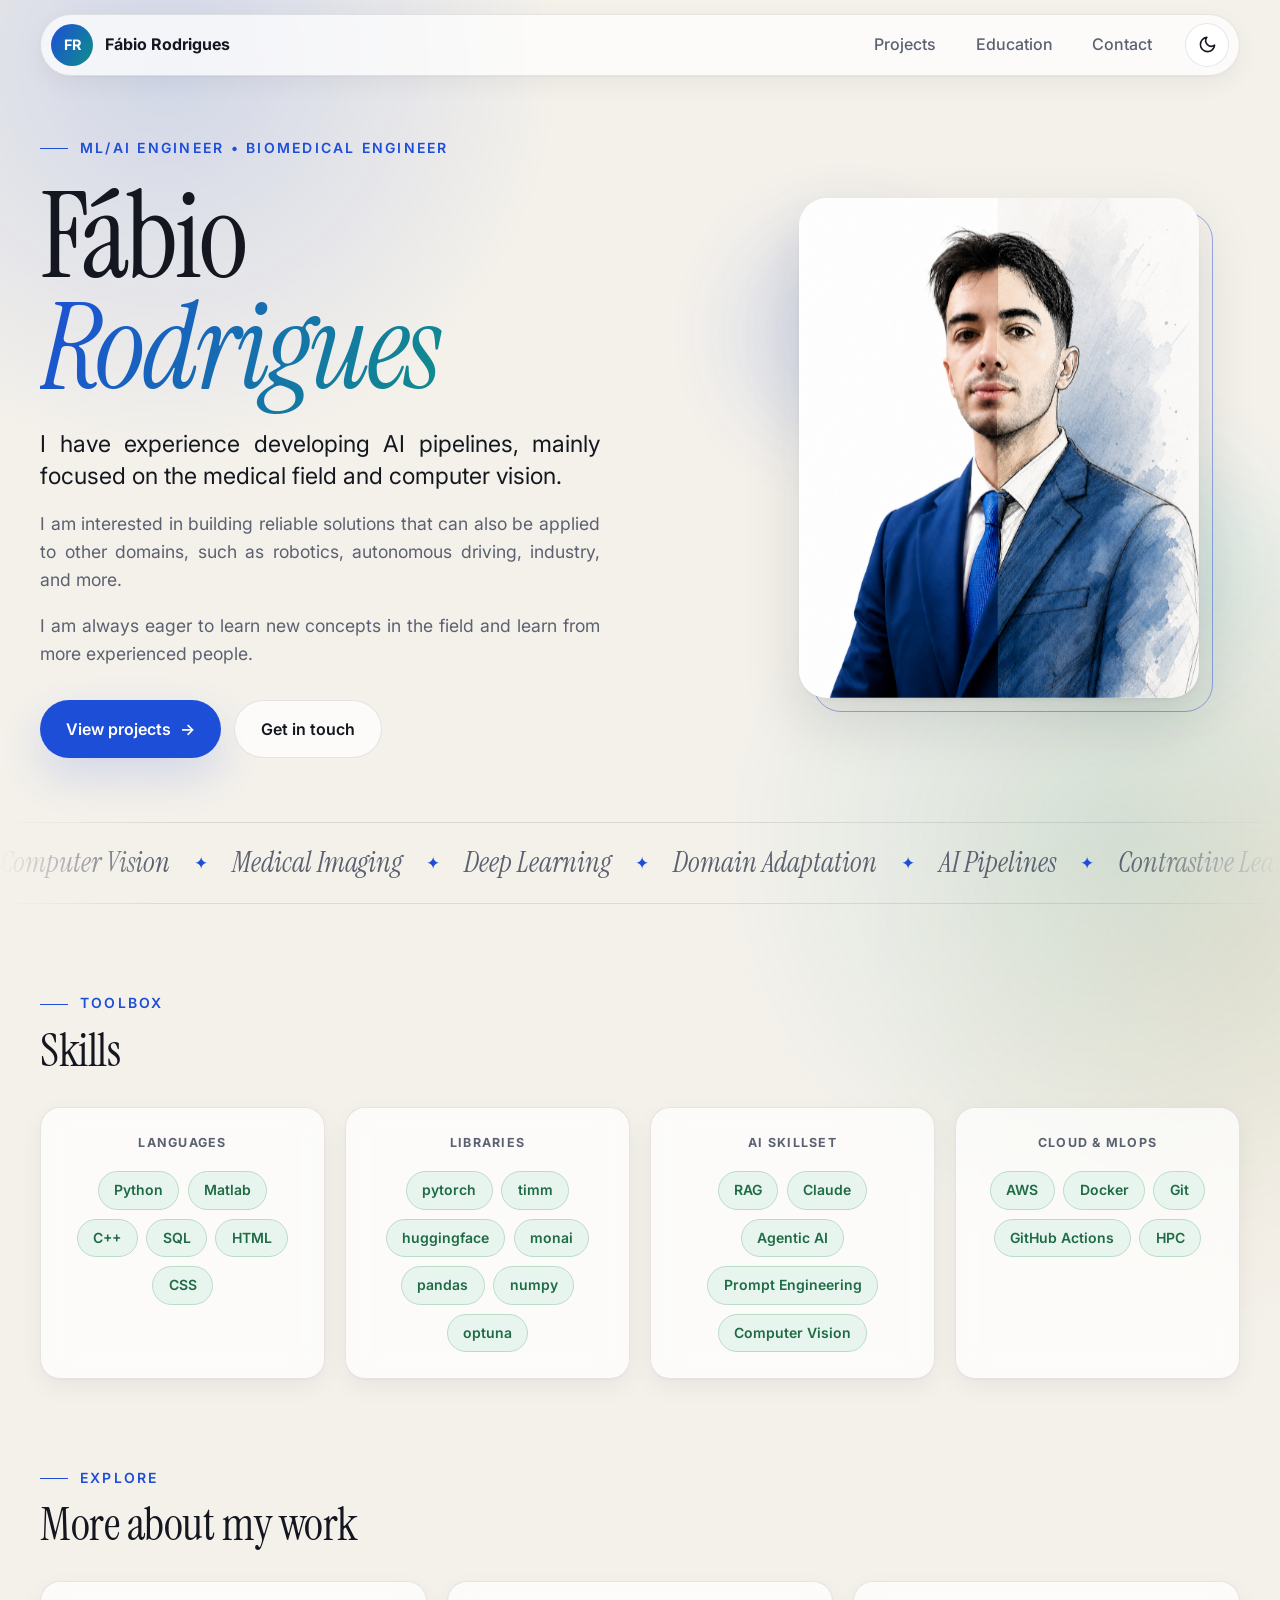
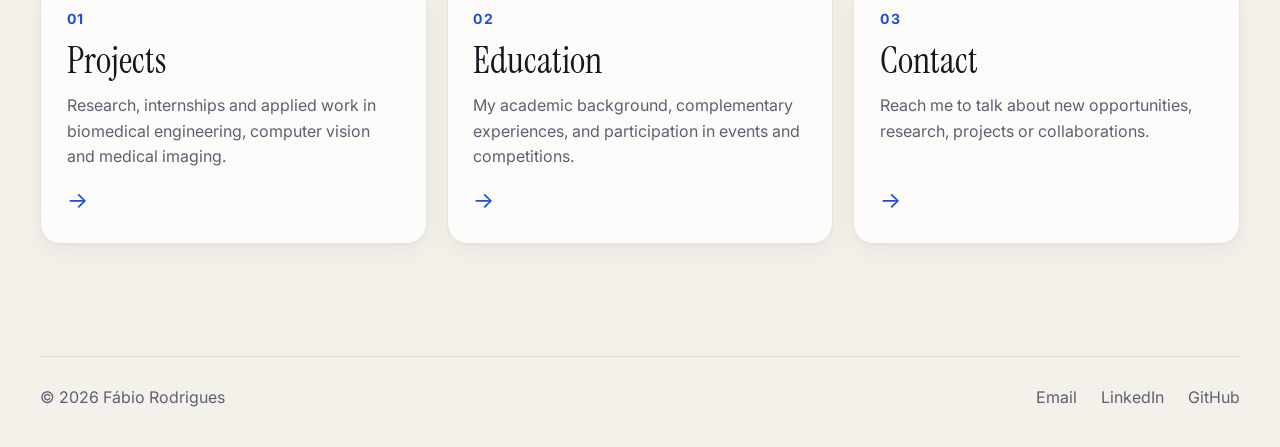
<file: index.html>
<!DOCTYPE html>
<html lang="pt">
<head>
  <meta charset="UTF-8" />
  <meta name="viewport" content="width=device-width, initial-scale=1.0" />
  <script>
  (function () {
    document.documentElement.classList.add("js");
    try {
      const savedTheme = localStorage.getItem("theme");
      const theme =
        savedTheme ||
        (window.matchMedia("(prefers-color-scheme: dark)").matches ? "dark" : "light");
      document.documentElement.setAttribute("data-theme", theme);
    } catch (e) {
      const theme = window.matchMedia("(prefers-color-scheme: dark)").matches ? "dark" : "light";
      document.documentElement.setAttribute("data-theme", theme);
    }
  })();
  </script>
  <title>Fábio Rodrigues | Portfolio</title>
  <meta
    name="description"
    content="Portfolio pessoal de Fábio Rodrigues, investigador em engenharia biomédica e machine learning."
  />

  <link rel="preconnect" href="https://fonts.googleapis.com" />
  <link rel="preconnect" href="https://fonts.gstatic.com" crossorigin />
  <link
    href="https://fonts.googleapis.com/css2?family=Instrument+Serif:ital@0;1&family=Inter:wght@400;500;600;700;800&display=swap"
    rel="stylesheet"
  />

  <link rel="stylesheet" href="style.css" />
  <script src="script.js" defer></script>
</head>
<body>
  <a class="skip-link" href="#main">Saltar para o conteúdo</a>

  <header class="site-header">
    <div class="container topbar">
      <a href="index.html" class="brand" aria-label="Homepage de Fábio Rodrigues">
        <span class="brand-mark">FR</span>
        <span class="brand-text">Fábio Rodrigues</span>
      </a>

      <nav class="site-nav" id="site-menu">
        <a href="projects.html">Projects</a>
        <a href="education.html">Education</a>
        <a href="contact.html">Contact</a>
      </nav>

      <div class="topbar-actions">
        <button class="theme-toggle" type="button" data-theme-toggle aria-label="Mudar tema">
          <svg class="icon-moon" viewBox="0 0 24 24" fill="none" stroke="currentColor" stroke-width="2" stroke-linecap="round" stroke-linejoin="round" aria-hidden="true">
            <path d="M21 12.79A9 9 0 1 1 11.21 3 7 7 0 0 0 21 12.79z" />
          </svg>
          <svg class="icon-sun" viewBox="0 0 24 24" fill="none" stroke="currentColor" stroke-width="2" stroke-linecap="round" stroke-linejoin="round" aria-hidden="true">
            <circle cx="12" cy="12" r="5" />
            <path d="M12 1v2M12 21v2M4.22 4.22l1.42 1.42M18.36 18.36l1.42 1.42M1 12h2M21 12h2M4.22 19.78l1.42-1.42M18.36 5.64l1.42-1.42" />
          </svg>
        </button>

        <button
          class="menu-toggle"
          type="button"
          aria-label="Abrir menu"
          aria-expanded="false"
          aria-controls="site-menu"
        >
          <span></span>
          <span></span>
          <span></span>
        </button>
      </div>
    </div>
  </header>

  <main id="main">
    <section class="hero">
      <div class="container hero-grid">
        <div class="hero-copy">
          <p class="eyebrow hero-eyebrow">ML/AI Engineer • Biomedical Engineer</p>

          <h1 class="hero-title">
            <span class="line"><span>Fábio</span></span>
            <span class="line"><span><em>Rodrigues</em></span></span>
          </h1>

          <p class="hero-lead">
            I have experience developing AI pipelines, mainly focused on the medical field and computer vision.
          </p>
          <p class="hero-text">
            I am interested in building reliable solutions that can also be applied to other domains, such as robotics, autonomous driving, industry, and more.
          </p>
          <p class="hero-text">
            I am always eager to learn new concepts in the field and learn from more experienced people.
          </p>

          <div class="hero-actions">
            <a class="btn btn-primary" href="projects.html">View projects <span class="arrow" aria-hidden="true">→</span></a>
            <a class="btn btn-secondary" href="contact.html">Get in touch</a>
          </div>
        </div>

        <div class="hero-visual">
          <div class="hero-image-wrap" data-tilt>
            <span class="hero-image-bg hero-image-bg-1"></span>
            <span class="hero-image-bg hero-image-bg-2"></span>

            <div class="hero-frame">
              <div class="hero-frame-clip">
                <img
                  src="images/myimage.jpeg"
                  alt="Retrato criativo de Fábio Rodrigues"
                  class="hero-image"
                  width="1089"
                  height="1444"
                />
              </div>
            </div>
          </div>
        </div>
      </div>
    </section>

    <div class="marquee" aria-hidden="true">
      <div class="marquee-track">
        <span>Computer Vision</span>
        <span>Medical Imaging</span>
        <span>Deep Learning</span>
        <span>Domain Adaptation</span>
        <span>AI Pipelines</span>
        <span>Contrastive Learning</span>
        <span>Biomedical Engineering</span>
        <span>2D/3D Imaging</span>
      </div>
    </div>

    <section class="section skills-section">
      <div class="container">
        <div class="section-heading skills-head" data-reveal>
          <p class="eyebrow">Toolbox</p>
          <h2>Skills</h2>
        </div>

        <div class="stack-groups">
          <div class="stack-group" data-reveal>
            <p class="stack-title">Languages</p>
            <div class="skills-list">
              <span class="skill-pill">Python</span>
              <span class="skill-pill">Matlab</span>
              <span class="skill-pill">C++</span>
              <span class="skill-pill">SQL</span>
              <span class="skill-pill">HTML</span>
              <span class="skill-pill">CSS</span>
            </div>
          </div>

          <div class="stack-group" data-reveal>
            <p class="stack-title">Libraries</p>
            <div class="skills-list">
              <span class="skill-pill">pytorch</span>
              <span class="skill-pill">timm</span>
              <span class="skill-pill">huggingface</span>
              <span class="skill-pill">monai</span>
              <span class="skill-pill">pandas</span>
              <span class="skill-pill">numpy</span>
              <span class="skill-pill">optuna</span>
            </div>
          </div>

          <div class="stack-group" data-reveal>
            <p class="stack-title">AI Skillset</p>
            <div class="skills-list">
              <span class="skill-pill">RAG</span>
              <span class="skill-pill">Claude</span>
              <span class="skill-pill">Agentic AI</span>
              <span class="skill-pill">Prompt Engineering</span>
              <span class="skill-pill">Computer Vision</span>
            </div>
          </div>

          <div class="stack-group" data-reveal>
            <p class="stack-title">Cloud &amp; MLOps</p>
            <div class="skills-list">
              <span class="skill-pill">AWS</span>
              <span class="skill-pill">Docker</span>
              <span class="skill-pill">Git</span>
              <span class="skill-pill">GitHub Actions</span>
              <span class="skill-pill">HPC</span>
            </div>
          </div>
        </div>
      </div>
    </section>

    <section class="section explore">
      <div class="container">
        <div class="section-heading" data-reveal>
          <p class="eyebrow">Explore</p>
          <h2>More about my work</h2>
        </div>

        <div class="explore-grid">
          <a class="explore-card" href="projects.html" data-reveal>
            <span class="explore-index">01</span>
            <h3>Projects</h3>
            <p>Research, internships and applied work in biomedical engineering, computer vision and medical imaging.</p>
            <span class="arrow" aria-hidden="true">→</span>
          </a>

          <a class="explore-card" href="education.html" data-reveal>
            <span class="explore-index">02</span>
            <h3>Education</h3>
            <p>My academic background, complementary experiences, and participation in events and competitions.</p>
            <span class="arrow" aria-hidden="true">→</span>
          </a>

          <a class="explore-card" href="contact.html" data-reveal>
            <span class="explore-index">03</span>
            <h3>Contact</h3>
            <p>Reach me to talk about new opportunities, research, projects or collaborations.</p>
            <span class="arrow" aria-hidden="true">→</span>
          </a>
        </div>
      </div>
    </section>
  </main>

  <footer class="site-footer">
    <div class="container footer-content">
      <p>© 2026 Fábio Rodrigues</p>
      <div class="footer-links">
        <a href="mailto:fabioorodrigues03@gmail.com">Email</a>
        <a href="https://www.linkedin.com/in/f%C3%A1bio-rodrigues-b05b95277/" target="_blank" rel="noopener noreferrer">LinkedIn</a>
        <a href="https://github.com/forodrigues" target="_blank" rel="noopener noreferrer">GitHub</a>
      </div>
    </div>
  </footer>
</body>
</html>
</file>
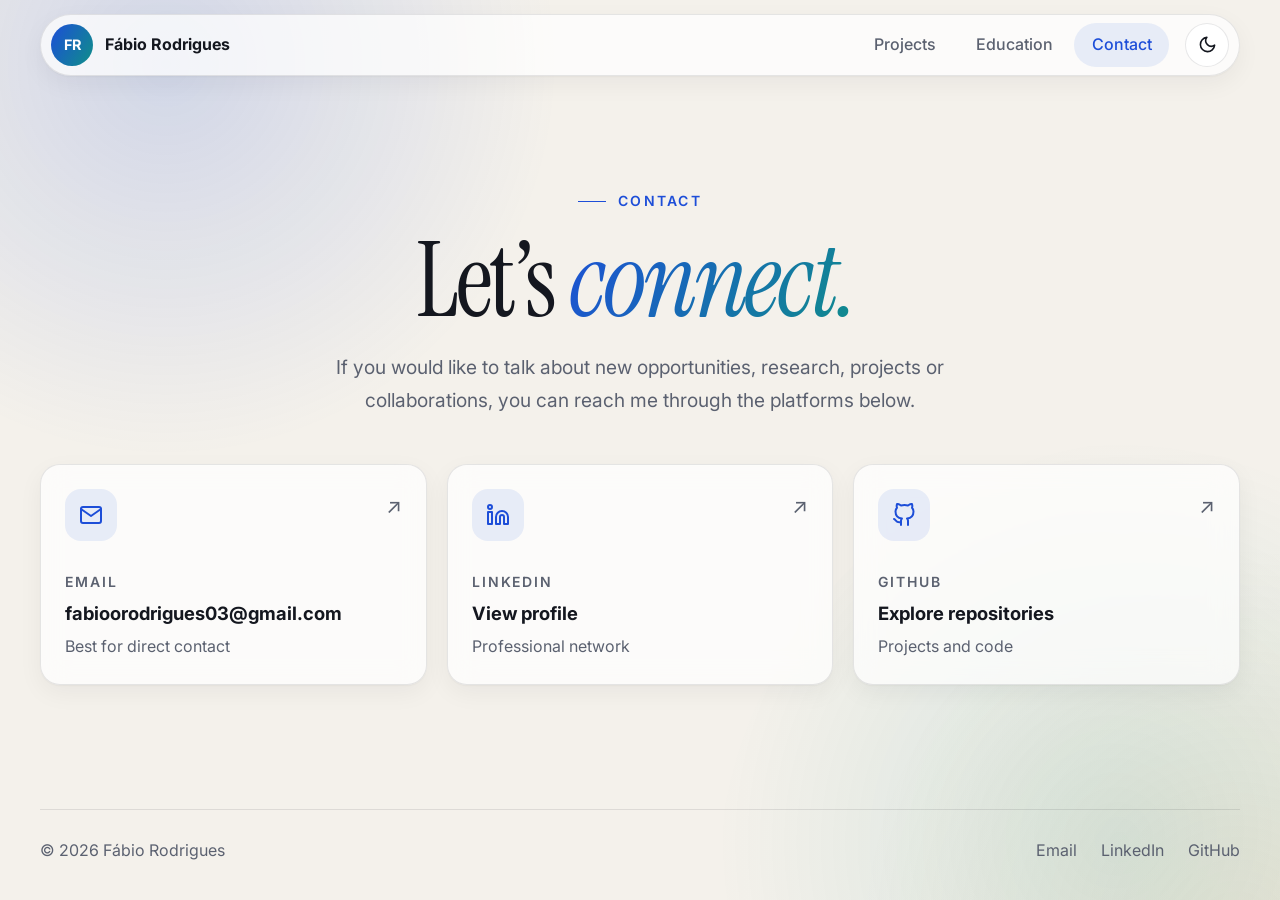
<file: contact.html>
<!DOCTYPE html>
<html lang="pt">
<head>
  <meta charset="UTF-8" />
  <meta name="viewport" content="width=device-width, initial-scale=1.0" />
  <script>
  (function () {
    document.documentElement.classList.add("js");
    try {
      const savedTheme = localStorage.getItem("theme");
      const theme =
        savedTheme ||
        (window.matchMedia("(prefers-color-scheme: dark)").matches ? "dark" : "light");
      document.documentElement.setAttribute("data-theme", theme);
    } catch (e) {
      const theme = window.matchMedia("(prefers-color-scheme: dark)").matches ? "dark" : "light";
      document.documentElement.setAttribute("data-theme", theme);
    }
  })();
  </script>
  <title>Contact | Fábio Rodrigues</title>
  <meta
    name="description"
    content="Página de contacto de Fábio Rodrigues."
  />

  <link rel="preconnect" href="https://fonts.googleapis.com" />
  <link rel="preconnect" href="https://fonts.gstatic.com" crossorigin />
  <link
    href="https://fonts.googleapis.com/css2?family=Instrument+Serif:ital@0;1&family=Inter:wght@400;500;600;700;800&display=swap"
    rel="stylesheet"
  />

  <link rel="stylesheet" href="style.css" />
  <script src="script.js" defer></script>
</head>
<body>
  <a class="skip-link" href="#main">Saltar para o conteúdo</a>

  <header class="site-header">
    <div class="container topbar">
      <a href="index.html" class="brand" aria-label="Homepage de Fábio Rodrigues">
        <span class="brand-mark">FR</span>
        <span class="brand-text">Fábio Rodrigues</span>
      </a>

      <nav class="site-nav" id="site-menu">
        <a href="projects.html">Projects</a>
        <a href="education.html">Education</a>
        <a href="contact.html" aria-current="page">Contact</a>
      </nav>

      <div class="topbar-actions">
        <button class="theme-toggle" type="button" data-theme-toggle aria-label="Mudar tema">
          <svg class="icon-moon" viewBox="0 0 24 24" fill="none" stroke="currentColor" stroke-width="2" stroke-linecap="round" stroke-linejoin="round" aria-hidden="true">
            <path d="M21 12.79A9 9 0 1 1 11.21 3 7 7 0 0 0 21 12.79z" />
          </svg>
          <svg class="icon-sun" viewBox="0 0 24 24" fill="none" stroke="currentColor" stroke-width="2" stroke-linecap="round" stroke-linejoin="round" aria-hidden="true">
            <circle cx="12" cy="12" r="5" />
            <path d="M12 1v2M12 21v2M4.22 4.22l1.42 1.42M18.36 18.36l1.42 1.42M1 12h2M21 12h2M4.22 19.78l1.42-1.42M18.36 5.64l1.42-1.42" />
          </svg>
        </button>

        <button
          class="menu-toggle"
          type="button"
          aria-label="Abrir menu"
          aria-expanded="false"
          aria-controls="site-menu"
        >
          <span></span>
          <span></span>
          <span></span>
        </button>
      </div>
    </div>
  </header>

  <main id="main" class="contact-page">
    <section class="contact-hero">
      <div class="container">
        <div class="contact-shell">
          <p class="eyebrow">Contact</p>
          <h1><span class="line"><span>Let’s <em>connect.</em></span></span></h1>
          <p class="contact-intro">
            If you would like to talk about new opportunities, research, projects or collaborations,
            you can reach me through the platforms below.
          </p>

          <div class="contact-actions">
            <a class="contact-card" href="mailto:fabioorodrigues03@gmail.com" data-reveal>
              <span class="contact-card-top">
                <span class="contact-icon" aria-hidden="true">
                  <svg viewBox="0 0 24 24" fill="none" stroke="currentColor" stroke-width="2" stroke-linecap="round" stroke-linejoin="round">
                    <path d="M4 4h16c1.1 0 2 .9 2 2v12c0 1.1-.9 2-2 2H4c-1.1 0-2-.9-2-2V6c0-1.1.9-2 2-2z" />
                    <polyline points="22,6 12,13 2,6" />
                  </svg>
                </span>
                <span class="arrow" aria-hidden="true">↗</span>
              </span>
              <span class="contact-label">Email</span>
              <strong>fabioorodrigues03@gmail.com</strong>
              <span class="contact-note">Best for direct contact</span>
            </a>

            <a
              class="contact-card"
              href="https://www.linkedin.com/in/f%C3%A1bio-rodrigues-b05b95277/"
              target="_blank"
              rel="noopener noreferrer"
              data-reveal
            >
              <span class="contact-card-top">
                <span class="contact-icon" aria-hidden="true">
                  <svg viewBox="0 0 24 24" fill="none" stroke="currentColor" stroke-width="2" stroke-linecap="round" stroke-linejoin="round">
                    <path d="M16 8a6 6 0 0 1 6 6v7h-4v-7a2 2 0 0 0-2-2 2 2 0 0 0-2 2v7h-4v-7a6 6 0 0 1 6-6z" />
                    <rect x="2" y="9" width="4" height="12" />
                    <circle cx="4" cy="4" r="2" />
                  </svg>
                </span>
                <span class="arrow" aria-hidden="true">↗</span>
              </span>
              <span class="contact-label">LinkedIn</span>
              <strong>View profile</strong>
              <span class="contact-note">Professional network</span>
            </a>

            <a
              class="contact-card"
              href="https://github.com/forodrigues"
              target="_blank"
              rel="noopener noreferrer"
              data-reveal
            >
              <span class="contact-card-top">
                <span class="contact-icon" aria-hidden="true">
                  <svg viewBox="0 0 24 24" fill="none" stroke="currentColor" stroke-width="2" stroke-linecap="round" stroke-linejoin="round">
                    <path d="M9 19c-5 1.5-5-2.5-7-3m14 6v-3.87a3.37 3.37 0 0 0-.94-2.61c3.14-.35 6.44-1.54 6.44-7A5.44 5.44 0 0 0 20 4.77 5.07 5.07 0 0 0 19.91 1S18.73.65 16 2.48a13.38 13.38 0 0 0-7 0C6.27.65 5.09 1 5.09 1A5.07 5.07 0 0 0 5 4.77a5.44 5.44 0 0 0-1.5 3.78c0 5.42 3.3 6.61 6.44 7A3.37 3.37 0 0 0 9 18.13V22" />
                  </svg>
                </span>
                <span class="arrow" aria-hidden="true">↗</span>
              </span>
              <span class="contact-label">GitHub</span>
              <strong>Explore repositories</strong>
              <span class="contact-note">Projects and code</span>
            </a>
          </div>
        </div>
      </div>
    </section>
  </main>

  <footer class="site-footer">
    <div class="container footer-content">
      <p>© 2026 Fábio Rodrigues</p>
      <div class="footer-links">
        <a href="mailto:fabioorodrigues03@gmail.com">Email</a>
        <a href="https://www.linkedin.com/in/f%C3%A1bio-rodrigues-b05b95277/" target="_blank" rel="noopener noreferrer">LinkedIn</a>
        <a href="https://github.com/forodrigues" target="_blank" rel="noopener noreferrer">GitHub</a>
      </div>
    </div>
  </footer>
</body>
</html>
</file>
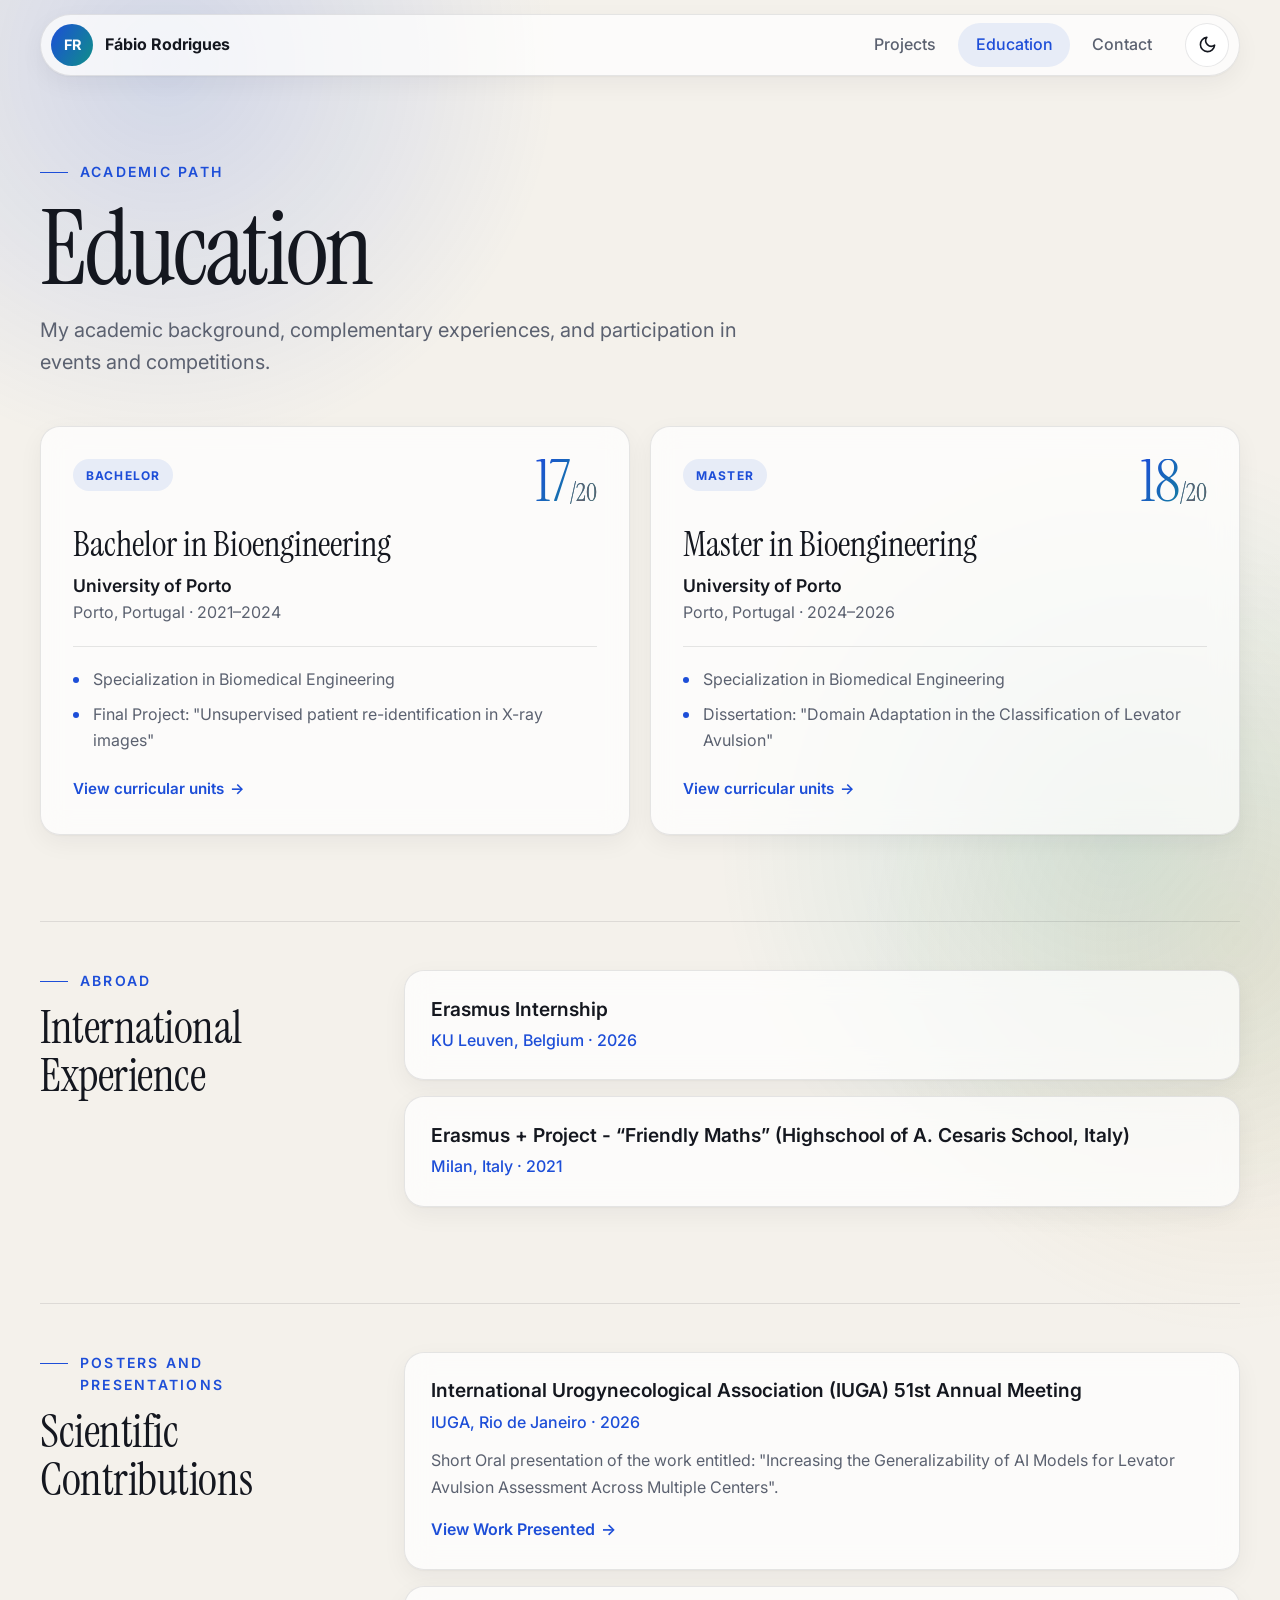
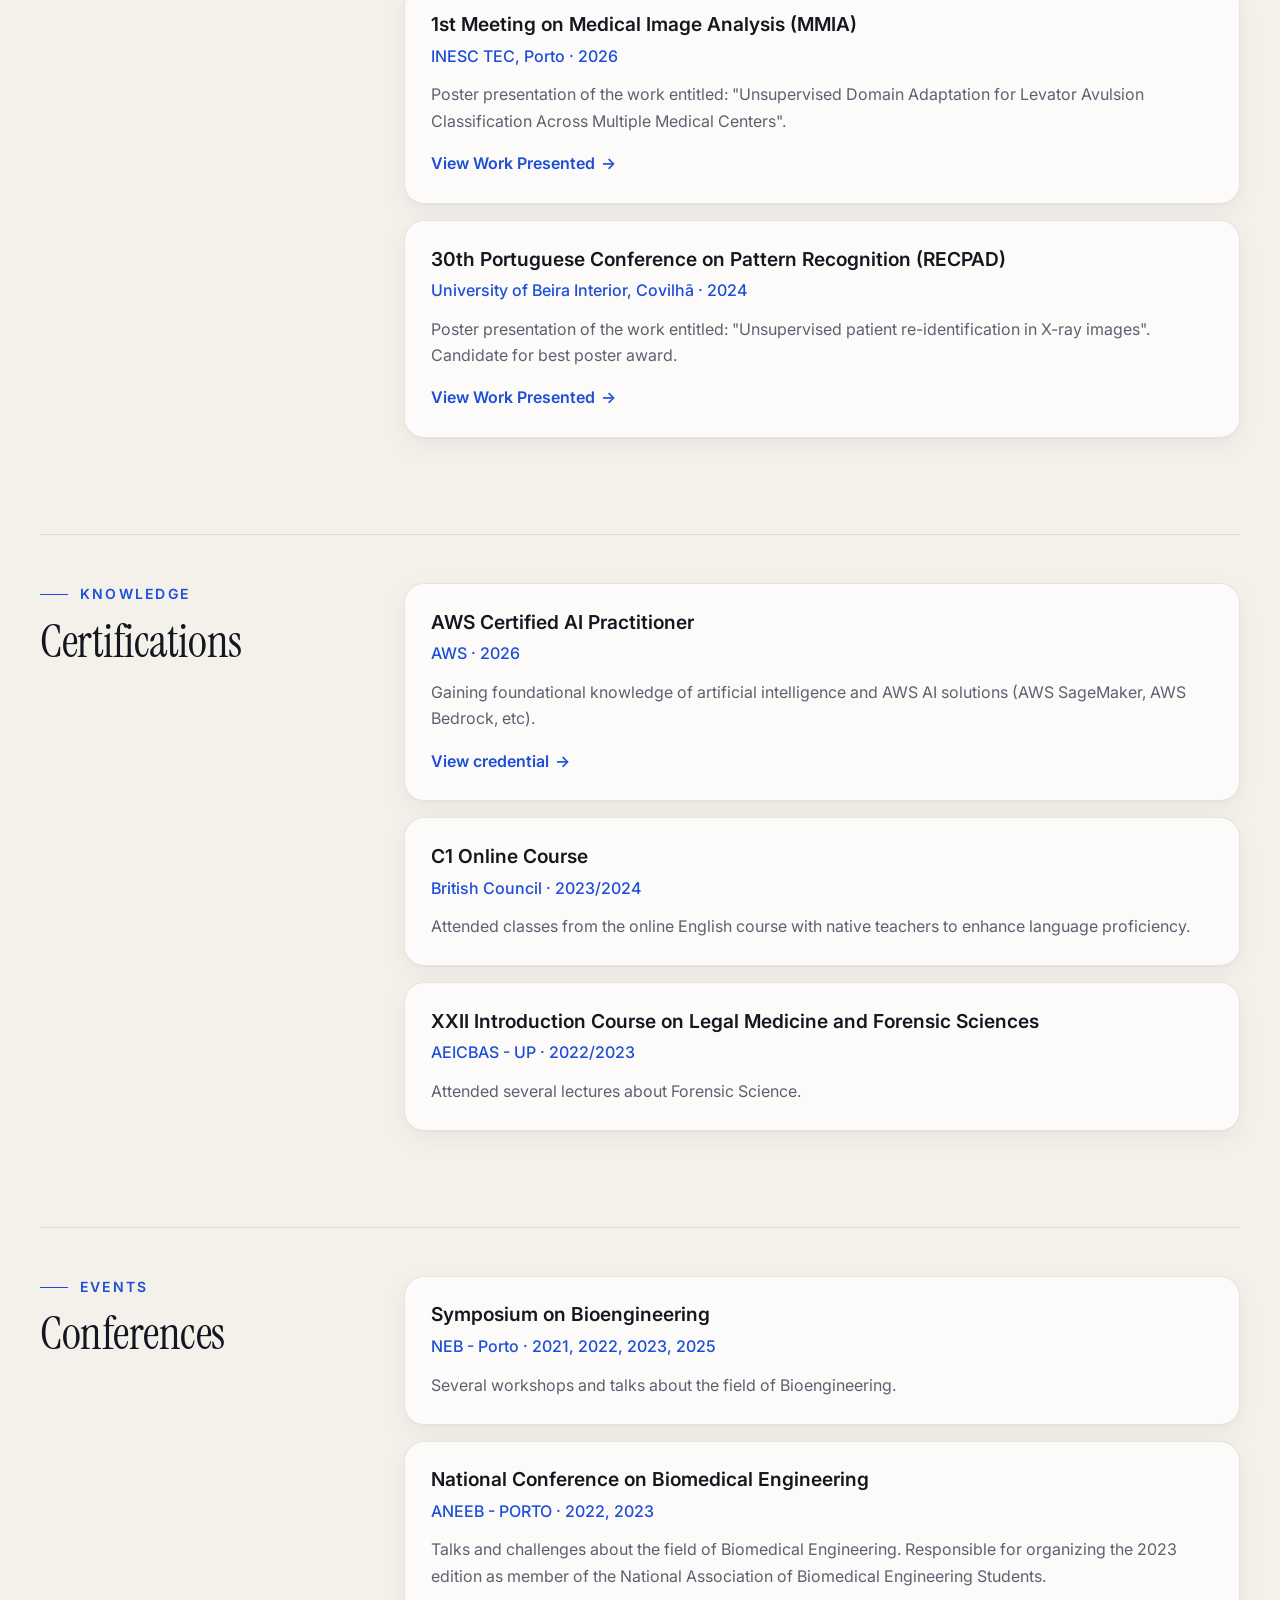
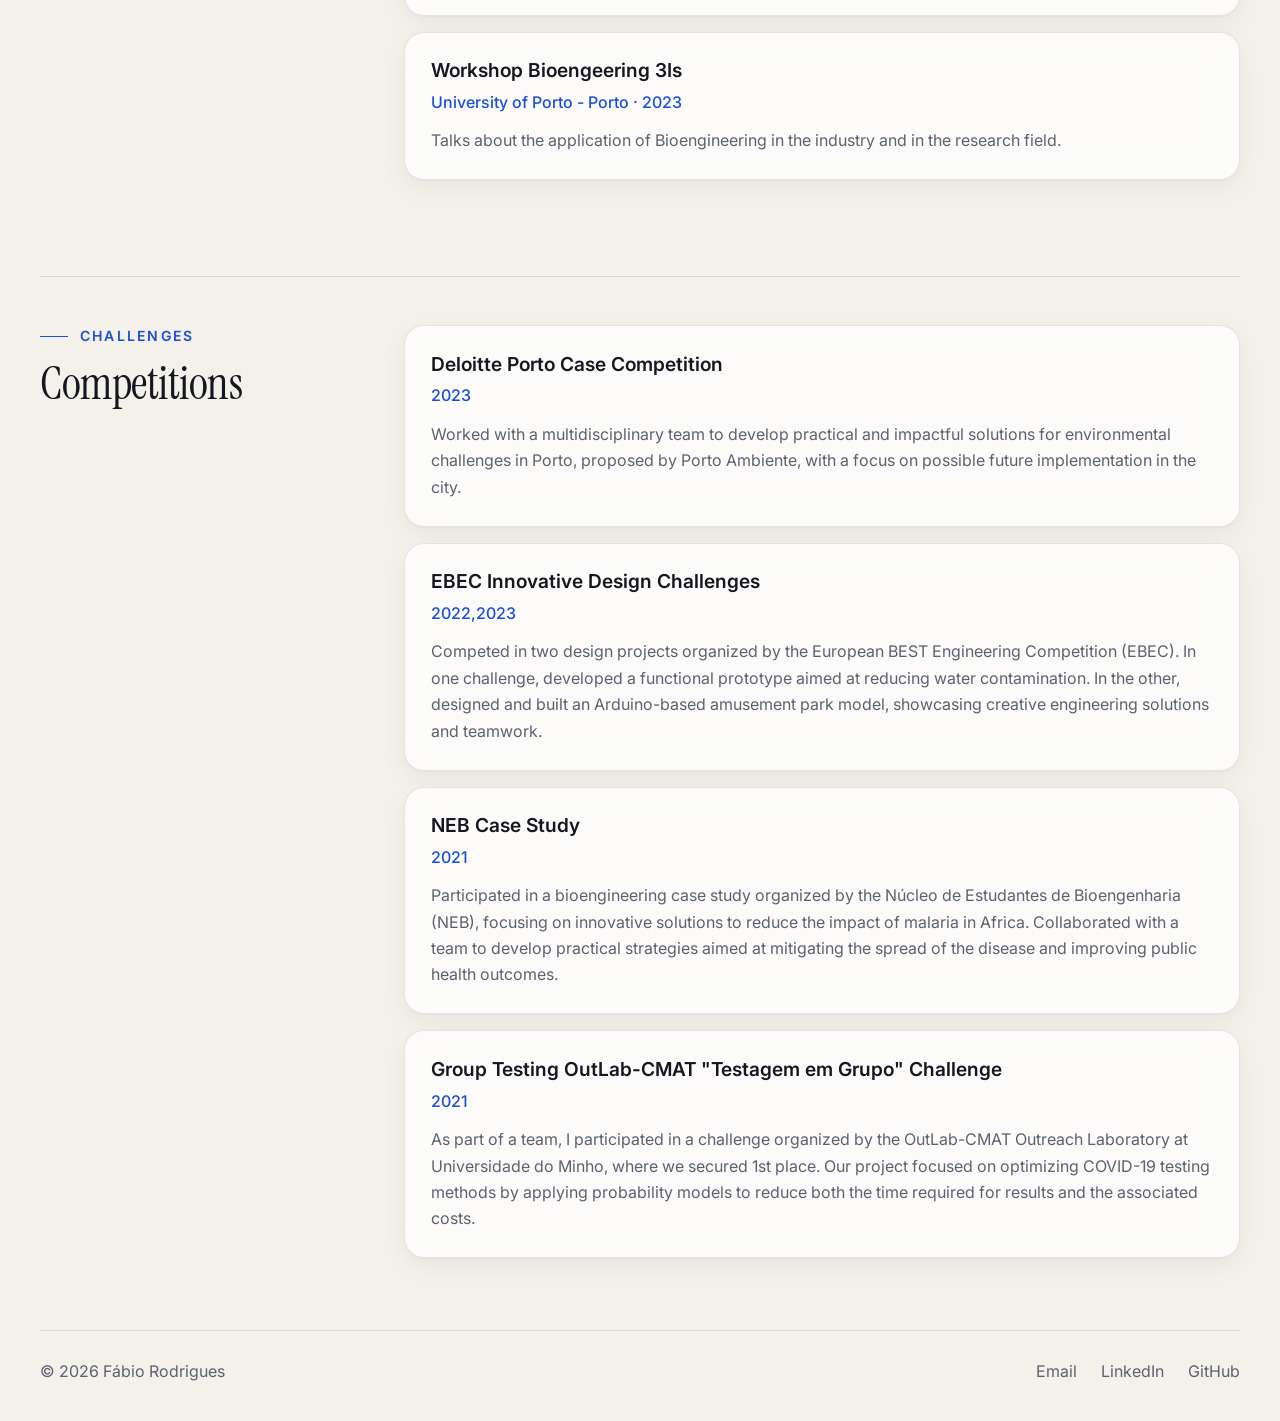
<file: education.html>
<!DOCTYPE html>
<html lang="pt">
<head>
  <meta charset="UTF-8" />
  <meta name="viewport" content="width=device-width, initial-scale=1.0" />
  <script>
  (function () {
    document.documentElement.classList.add("js");
    try {
      const savedTheme = localStorage.getItem("theme");
      const theme =
        savedTheme ||
        (window.matchMedia("(prefers-color-scheme: dark)").matches ? "dark" : "light");
      document.documentElement.setAttribute("data-theme", theme);
    } catch (e) {
      const theme = window.matchMedia("(prefers-color-scheme: dark)").matches ? "dark" : "light";
      document.documentElement.setAttribute("data-theme", theme);
    }
  })();
  </script>
  <title>Education | Fábio Rodrigues</title>
  <meta name="description" content="Percurso académico, conferências, competições e certificações de Fábio Rodrigues." />

  <link rel="preconnect" href="https://fonts.googleapis.com" />
  <link rel="preconnect" href="https://fonts.gstatic.com" crossorigin />
  <link
    href="https://fonts.googleapis.com/css2?family=Instrument+Serif:ital@0;1&family=Inter:wght@400;500;600;700;800&display=swap"
    rel="stylesheet"
  />

  <link rel="stylesheet" href="style.css" />
  <script src="script.js" defer></script>
</head>
<body>
  <a class="skip-link" href="#main">Saltar para o conteúdo</a>

  <header class="site-header">
    <div class="container topbar">
      <a href="index.html" class="brand" aria-label="Homepage de Fábio Rodrigues">
        <span class="brand-mark">FR</span>
        <span class="brand-text">Fábio Rodrigues</span>
      </a>

      <nav class="site-nav" id="site-menu">
        <a href="projects.html">Projects</a>
        <a href="education.html" aria-current="page">Education</a>
        <a href="contact.html">Contact</a>
      </nav>

      <div class="topbar-actions">
        <button class="theme-toggle" type="button" data-theme-toggle aria-label="Mudar tema">
          <svg class="icon-moon" viewBox="0 0 24 24" fill="none" stroke="currentColor" stroke-width="2" stroke-linecap="round" stroke-linejoin="round" aria-hidden="true">
            <path d="M21 12.79A9 9 0 1 1 11.21 3 7 7 0 0 0 21 12.79z" />
          </svg>
          <svg class="icon-sun" viewBox="0 0 24 24" fill="none" stroke="currentColor" stroke-width="2" stroke-linecap="round" stroke-linejoin="round" aria-hidden="true">
            <circle cx="12" cy="12" r="5" />
            <path d="M12 1v2M12 21v2M4.22 4.22l1.42 1.42M18.36 18.36l1.42 1.42M1 12h2M21 12h2M4.22 19.78l1.42-1.42M18.36 5.64l1.42-1.42" />
          </svg>
        </button>

        <button
          class="menu-toggle"
          type="button"
          aria-label="Abrir menu"
          aria-expanded="false"
          aria-controls="site-menu"
        >
          <span></span>
          <span></span>
          <span></span>
        </button>
      </div>
    </div>
  </header>

  <main id="main">
    <section class="page-hero">
      <div class="container">
        <p class="eyebrow">Academic path</p>
        <h1><span class="line"><span>Education</span></span></h1>
        <p class="page-intro">
          My academic background, complementary experiences, and participation in events and competitions.
        </p>
      </div>
    </section>

    <section class="education-overview section">
      <div class="container">
        <div class="degree-grid">
          <article class="degree-card degree-card-clickable" data-reveal>
            <a
              class="degree-card-main-link"
              href="https://sigarra.up.pt/feup/en/cur_geral.cur_planos_estudos_view?pv_plano_id=30864&pv_ano_lectivo=2021&pv_tipo_cur_sigla=&pv_origem=CUR"
              target="_blank"
              rel="noopener noreferrer"
            >
              <div class="degree-head">
                <p class="degree-type">Bachelor</p>
                <p class="degree-grade" aria-label="Grade: 17/20"><span data-count="17">17</span><small>/20</small></p>
              </div>
              <h2>Bachelor in Bioengineering</h2>
              <p class="degree-school">University of Porto</p>
              <p class="degree-meta">Porto, Portugal · 2021–2024</p>
              <ul class="detail-list">
                <li>Specialization in Biomedical Engineering</li>
                <li>Final Project: "Unsupervised patient re-identification in X-ray images"</li>              </ul>
              <span class="degree-link-note">View curricular units <span class="arrow" aria-hidden="true">→</span></span>
            </a>
          </article>

          <article class="degree-card degree-card-clickable" data-reveal>
            <a
              class="degree-card-main-link"
              href="https://sigarra.up.pt/feup/en/cur_geral.cur_planos_estudos_view?pv_plano_id=30924&pv_ano_lectivo=2026&pv_tipo_cur_sigla=&pv_origem=CUR"
              target="_blank"
              rel="noopener noreferrer"
            >
              <div class="degree-head">
                <p class="degree-type">Master</p>
                <p class="degree-grade" aria-label="Grade: 18/20"><span data-count="18">18</span><small>/20</small></p>
              </div>
              <h2>Master in Bioengineering</h2>
              <p class="degree-school">University of Porto</p>
              <p class="degree-meta">Porto, Portugal · 2024–2026</p>
              <ul class="detail-list">
                <li>Specialization in Biomedical Engineering</li>
                <li>Dissertation: "Domain Adaptation in the Classification of Levator Avulsion"</li>              </ul>
              <span class="degree-link-note">View curricular units <span class="arrow" aria-hidden="true">→</span></span>
            </a>
          </article>
        </div>
      </div>
    </section>

    <section class="split-section">
      <div class="container split">
        <div class="section-heading" data-reveal>
          <p class="eyebrow">Abroad</p>
          <h2>International Experience</h2>
        </div>

        <div class="timeline-list">
          <article class="timeline-item" data-reveal>
            <h3>Erasmus Internship</h3>
            <p>KU Leuven, Belgium · 2026</p>
          </article>

          <article class="timeline-item" data-reveal>
            <h3>Erasmus + Project - “Friendly Maths” (Highschool of A. Cesaris School, Italy)</h3>
            <p>Milan, Italy · 2021</p>
          </article>
        </div>
      </div>
    </section>

    <section class="split-section">
      <div class="container split">
        <div class="section-heading" data-reveal>
          <p class="eyebrow">Posters and Presentations</p>
          <h2>Scientific Contributions</h2>
        </div>

        <div class="timeline-list">
          <article class="timeline-item timeline-item-clickable" data-reveal>
            <a
              class="timeline-main-link"
              href="https://github.com/forodrigues/Portfolio/tree/main/Scientific%20Contributions/IUGA"
              target="_blank"
              rel="noopener noreferrer"
            >
              <h3>International Urogynecological Association (IUGA) 51st Annual Meeting</h3>
              <p>IUGA, Rio de Janeiro · 2026</p>
              <span>
                Short Oral presentation of the work entitled:
                "Increasing the Generalizability of AI Models for Levator Avulsion Assessment Across Multiple Centers".
              </span>
              <span class="degree-link-note">View Work Presented <span class="arrow" aria-hidden="true">→</span></span>
            </a>
          </article>

          <article class="timeline-item timeline-item-clickable" data-reveal>
            <a
              class="timeline-main-link"
              href="https://github.com/forodrigues/Portfolio/tree/main/Scientific%20Contributions/MMIA"
              target="_blank"
              rel="noopener noreferrer"
            >
              <h3>1st Meeting on Medical Image Analysis (MMIA)</h3>
              <p>INESC TEC, Porto · 2026</p>
              <span>
                Poster presentation of the work entitled:
                "Unsupervised Domain Adaptation for Levator Avulsion Classification Across Multiple Medical Centers".
              </span>
              <span class="degree-link-note">View Work Presented <span class="arrow" aria-hidden="true">→</span></span>
            </a>
          </article>

          <article class="timeline-item timeline-item-clickable" data-reveal>
            <a
              class="timeline-main-link"
              href="https://github.com/forodrigues/Portfolio/tree/main/Scientific%20Contributions/RECPAD"
              target="_blank"
              rel="noopener noreferrer"
            >
              <h3>30th Portuguese Conference on Pattern Recognition (RECPAD)</h3>
              <p>University of Beira Interior, Covilhã · 2024</p>
              <span>
                Poster presentation of the work entitled:
                "Unsupervised patient re-identification in X-ray images".
                Candidate for best poster award.
              </span>
              <span class="degree-link-note">View Work Presented <span class="arrow" aria-hidden="true">→</span></span>
            </a>
          </article>
        </div>
      </div>
    </section>

    <section class="split-section">
      <div class="container split">
        <div class="section-heading" data-reveal>
          <p class="eyebrow">Knowledge</p>
          <h2>Certifications</h2>
        </div>

        <div class="timeline-list">
          <article class="timeline-item timeline-item-clickable" data-reveal>
            <a
              class="timeline-main-link"
              href="https://www.credly.com/badges/1ea2528c-d771-456b-b65c-404766ed2bf1/public_url"
              target="_blank"
              rel="noopener noreferrer"
            >
              <h3>AWS Certified AI Practitioner</h3>
              <p>AWS · 2026</p>
              <span>
                Gaining foundational knowledge of artificial intelligence and AWS AI solutions
                (AWS SageMaker, AWS Bedrock, etc).
              </span>
              <span class="degree-link-note">View credential <span class="arrow" aria-hidden="true">→</span></span>
            </a>
          </article>

          <article class="timeline-item" data-reveal>
            <h3>C1 Online Course</h3>
            <p>British Council · 2023/2024</p>
            <span>
              Attended classes from the online English course with native teachers to enhance language proficiency.
            </span>
          </article>

          <article class="timeline-item" data-reveal>
            <h3>XXII Introduction Course on Legal Medicine and Forensic Sciences</h3>
            <p>AEICBAS - UP · 2022/2023</p>
            <span>Attended several lectures about Forensic Science.</span>
          </article>
        </div>
      </div>
    </section>

    <section class="split-section">
      <div class="container split">
        <div class="section-heading" data-reveal>
          <p class="eyebrow">Events</p>
          <h2>Conferences</h2>
        </div>

        <div class="timeline-list">
          <article class="timeline-item" data-reveal>
            <h3>Symposium on Bioengineering</h3>
            <p>NEB - Porto · 2021, 2022, 2023, 2025</p>
            <span>Several workshops and talks about the field of Bioengineering.</span>
          </article>

          <article class="timeline-item" data-reveal>
            <h3>National Conference on Biomedical Engineering</h3>
            <p>ANEEB - PORTO · 2022, 2023</p>
            <span>Talks and challenges about the field of Biomedical Engineering. Responsible for organizing the 2023 edition as member of the National Association of Biomedical Engineering Students.</span>
          </article>

          <article class="timeline-item" data-reveal>
            <h3>Workshop Bioengeering 3Is</h3>
            <p>University of Porto - Porto · 2023</p>
            <span>Talks about the application of Bioengineering in the industry and in the research field.</span>
          </article>
        </div>
      </div>
    </section>

    <section class="split-section">
      <div class="container split">
        <div class="section-heading" data-reveal>
          <p class="eyebrow">Challenges</p>
          <h2>Competitions</h2>
        </div>

        <div class="timeline-list">
          <article class="timeline-item" data-reveal>
            <h3>Deloitte Porto Case Competition</h3>
            <p>2023</p>
            <span>Worked with a multidisciplinary team to develop practical and impactful solutions for environmental challenges in Porto, proposed by Porto Ambiente, with a focus on possible future implementation in the city.</span>
          </article>

          <article class="timeline-item" data-reveal>
            <h3>EBEC Innovative Design Challenges</h3>
            <p>2022,2023</p>
            <span>Competed in two design projects organized by the European BEST Engineering Competition (EBEC). In one challenge, developed a functional prototype aimed at reducing water contamination. In the other, designed and built an Arduino-based amusement park model, showcasing creative engineering solutions and teamwork.</span>
          </article>

          <article class="timeline-item" data-reveal>
            <h3>NEB Case Study</h3>
            <p>2021</p>
            <span>Participated in a bioengineering case study organized by the Núcleo de Estudantes de Bioengenharia (NEB), focusing on innovative solutions to reduce the impact of malaria in Africa. Collaborated with a team to develop practical strategies aimed at mitigating the spread of the disease and improving public health outcomes.</span>
          </article>

          <article class="timeline-item" data-reveal>
            <h3>Group Testing OutLab-CMAT "Testagem em Grupo" Challenge</h3>
            <p>2021</p>
            <span>As part of a team, I participated in a challenge organized by the OutLab-CMAT Outreach Laboratory at Universidade do Minho, where we secured 1st place. Our project focused on optimizing COVID-19 testing methods by applying probability models to reduce both the time required for results and the associated costs.</span>
          </article>
        </div>
      </div>
    </section>
  </main>

  <footer class="site-footer">
    <div class="container footer-content">
      <p>© 2026 Fábio Rodrigues</p>
      <div class="footer-links">
        <a href="mailto:fabioorodrigues03@gmail.com">Email</a>
        <a href="https://www.linkedin.com/in/f%C3%A1bio-rodrigues-b05b95277/" target="_blank" rel="noopener noreferrer">LinkedIn</a>
        <a href="https://github.com/forodrigues" target="_blank" rel="noopener noreferrer">GitHub</a>
      </div>
    </div>
  </footer>
</body>
</html>
</file>
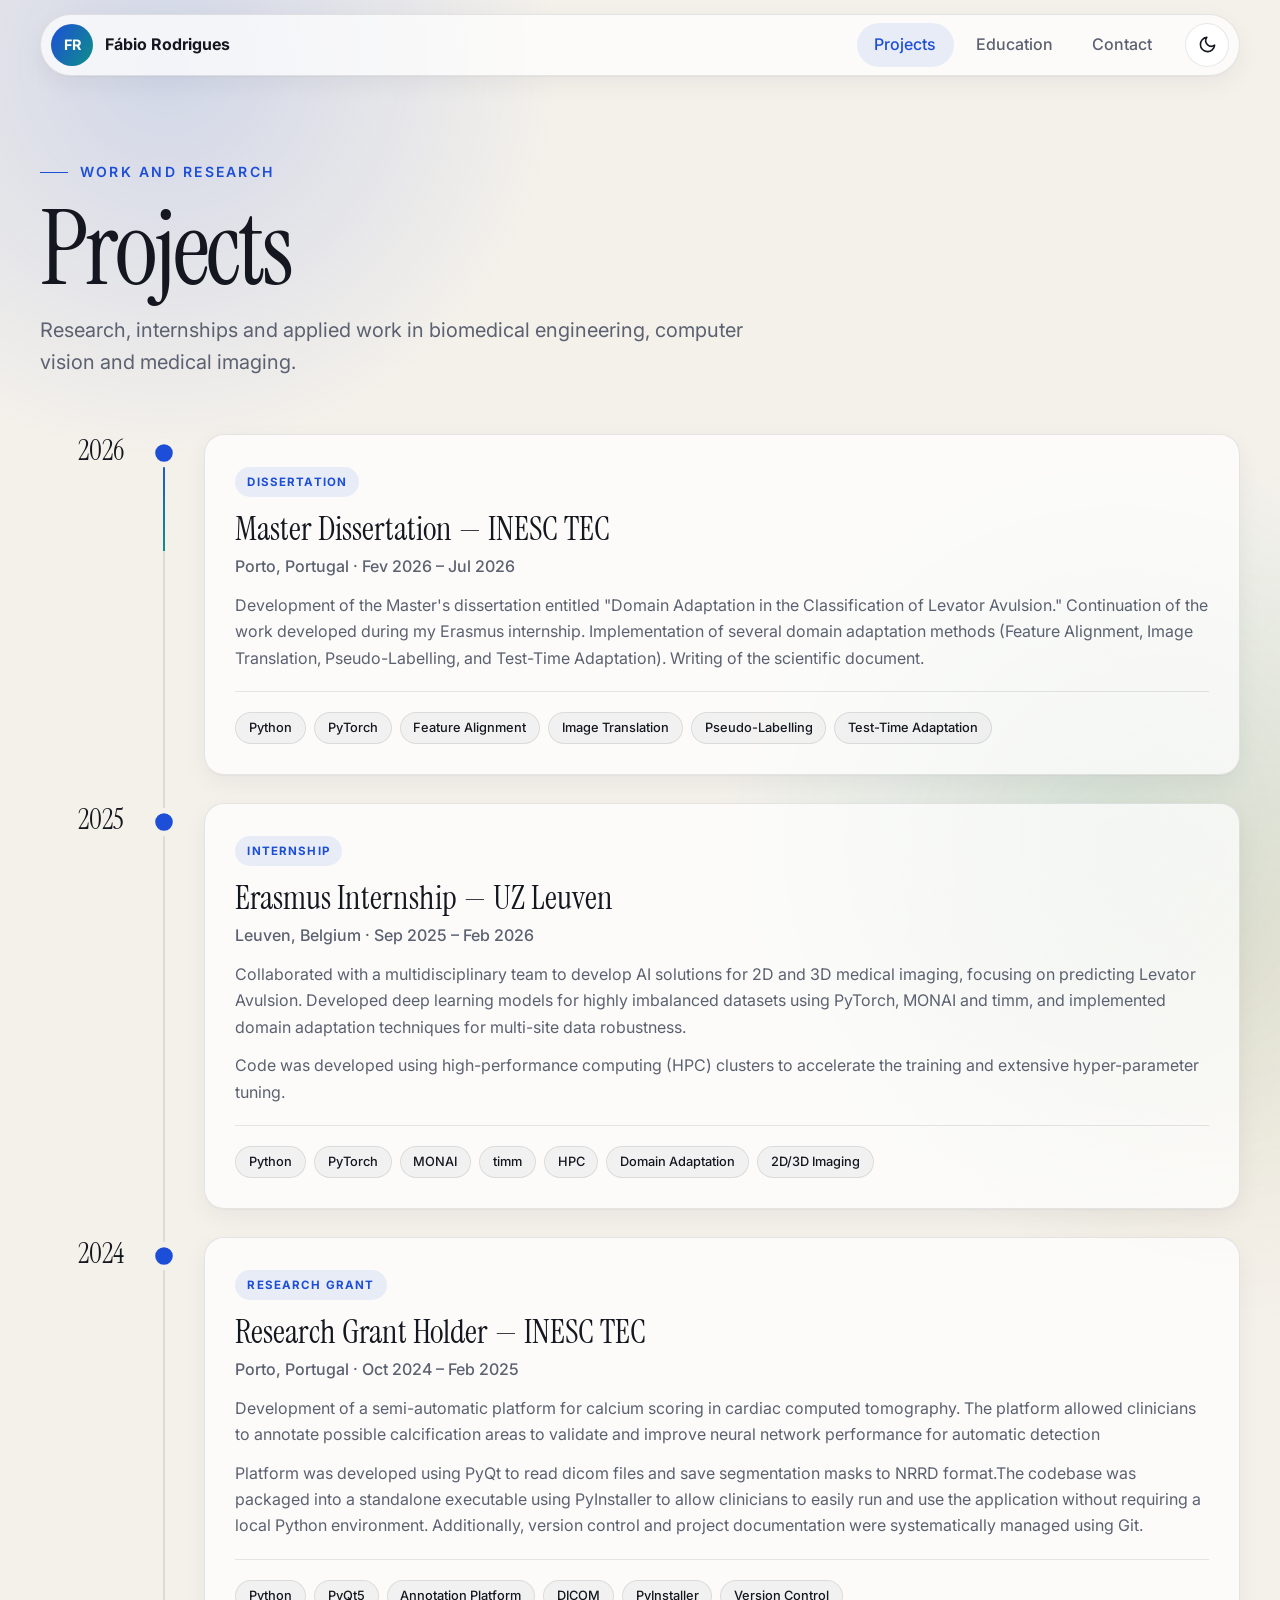
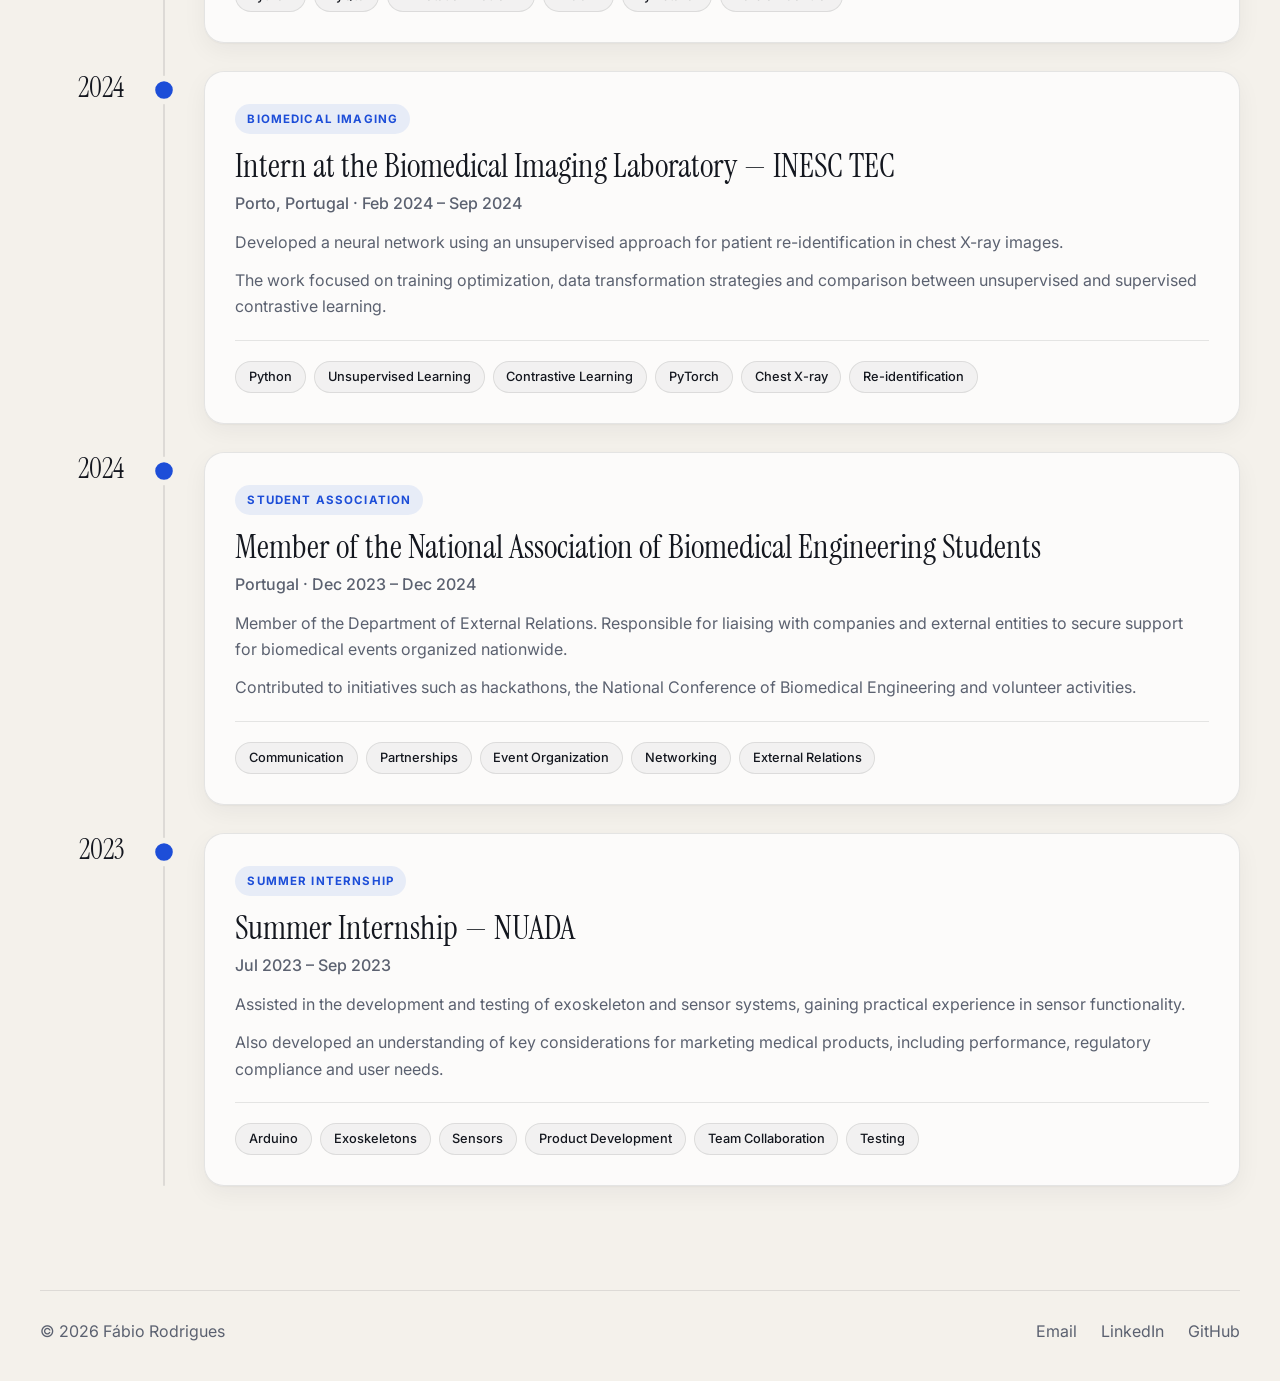
<file: projects.html>
<!DOCTYPE html>
<html lang="pt">
<head>
  <meta charset="UTF-8" />
  <meta name="viewport" content="width=device-width, initial-scale=1.0" />
  <script>
    (function () {
      document.documentElement.classList.add("js");
      try {
        const savedTheme = localStorage.getItem("theme");
        const theme =
          savedTheme ||
          (window.matchMedia("(prefers-color-scheme: dark)").matches ? "dark" : "light");
        document.documentElement.setAttribute("data-theme", theme);
      } catch (e) {
        const theme = window.matchMedia("(prefers-color-scheme: dark)").matches ? "dark" : "light";
        document.documentElement.setAttribute("data-theme", theme);
      }
    })();
  </script>

  <title>Projects | Fábio Rodrigues</title>
  <meta
    name="description"
    content="Projetos, investigação, estágios e experiências de Fábio Rodrigues."
  />

  <link rel="preconnect" href="https://fonts.googleapis.com" />
  <link rel="preconnect" href="https://fonts.gstatic.com" crossorigin />
  <link
    href="https://fonts.googleapis.com/css2?family=Instrument+Serif:ital@0;1&family=Inter:wght@400;500;600;700;800&display=swap"
    rel="stylesheet"
  />

  <link rel="stylesheet" href="style.css" />
  <script src="script.js" defer></script>
</head>
<body>
  <a class="skip-link" href="#main">Saltar para o conteúdo</a>

  <header class="site-header">
    <div class="container topbar">
      <a href="index.html" class="brand" aria-label="Homepage de Fábio Rodrigues">
        <span class="brand-mark">FR</span>
        <span class="brand-text">Fábio Rodrigues</span>
      </a>

      <nav class="site-nav" id="site-menu">
        <a href="projects.html" aria-current="page">Projects</a>
        <a href="education.html">Education</a>
        <a href="contact.html">Contact</a>
      </nav>

      <div class="topbar-actions">
        <button class="theme-toggle" type="button" data-theme-toggle aria-label="Mudar tema">
          <svg class="icon-moon" viewBox="0 0 24 24" fill="none" stroke="currentColor" stroke-width="2" stroke-linecap="round" stroke-linejoin="round" aria-hidden="true">
            <path d="M21 12.79A9 9 0 1 1 11.21 3 7 7 0 0 0 21 12.79z" />
          </svg>
          <svg class="icon-sun" viewBox="0 0 24 24" fill="none" stroke="currentColor" stroke-width="2" stroke-linecap="round" stroke-linejoin="round" aria-hidden="true">
            <circle cx="12" cy="12" r="5" />
            <path d="M12 1v2M12 21v2M4.22 4.22l1.42 1.42M18.36 18.36l1.42 1.42M1 12h2M21 12h2M4.22 19.78l1.42-1.42M18.36 5.64l1.42-1.42" />
          </svg>
        </button>

        <button
          class="menu-toggle"
          type="button"
          aria-label="Abrir menu"
          aria-expanded="false"
          aria-controls="site-menu"
        >
          <span></span>
          <span></span>
          <span></span>
        </button>
      </div>
    </div>
  </header>

  <main id="main">
    <section class="page-hero">
      <div class="container">
        <p class="eyebrow">Work and Research</p>
        <h1><span class="line"><span>Projects</span></span></h1>
        <p class="page-intro">
          Research, internships and applied work in biomedical engineering, computer vision and medical imaging.
        </p>
      </div>
    </section>

    <section class="projects-timeline-section">
      <div class="container">
        <div class="projects-timeline">
          <article class="timeline-project" data-reveal>
            <div class="timeline-date">
              <span>2026</span>
            </div>

            <div class="timeline-line">
              <span class="timeline-dot"></span>
            </div>

            <div class="timeline-content">
                <article class="timeline-card timeline-item timeline-item-clickable">

                <p class="timeline-tag">Dissertation</p>
                <h2>Master Dissertation — INESC TEC</h2>
                <p class="timeline-meta">Porto, Portugal · Fev 2026 – Jul 2026</p>

                <span>
                  Development of the Master's dissertation entitled "Domain Adaptation in the Classification of Levator Avulsion." Continuation of the work developed during my Erasmus internship. Implementation of several domain adaptation methods (Feature Alignment, Image Translation, Pseudo-Labelling, and Test-Time Adaptation). Writing of the scientific document.
                </span>

                
                <div class="project-skills" aria-label="Tecnologias e competências usadas">
                  <span class="project-pill">Python</span>
                  <span class="project-pill">PyTorch</span>
                  <span class="project-pill">Feature Alignment</span>
                  <span class="project-pill">Image Translation</span>
                  <span class="project-pill">Pseudo-Labelling</span>
                  <span class="project-pill">Test-Time Adaptation</span>
                </div>
              </article>
            </div>
          </article>
          <!-- Erasmus Internship -->
          <article class="timeline-project" data-reveal>
            <div class="timeline-date">
              <span>2025</span>
            </div>

            <div class="timeline-line">
              <span class="timeline-dot"></span>
            </div>

            <div class="timeline-content">
                <article class="timeline-card timeline-item timeline-item-clickable">

                <p class="timeline-tag">Internship</p>
                <h2>Erasmus Internship — UZ Leuven</h2>
                <p class="timeline-meta">Leuven, Belgium · Sep 2025 – Feb 2026</p>

                <span>
                  Collaborated with a multidisciplinary team to develop AI solutions for 2D and 3D medical imaging, focusing on predicting Levator Avulsion. Developed deep learning models for highly imbalanced datasets using PyTorch, MONAI and timm, and implemented domain adaptation techniques for multi-site data robustness.
                </span>

                <span>
                  Code was developed using high-performance computing (HPC) clusters to accelerate the training and extensive hyper-parameter tuning.
                </span>

                <div class="project-skills" aria-label="Tecnologias e competências usadas">
                  <span class="project-pill">Python</span>
                  <span class="project-pill">PyTorch</span>
                  <span class="project-pill">MONAI</span>
                  <span class="project-pill">timm</span>
                  <span class="project-pill">HPC</span>
                  <span class="project-pill">Domain Adaptation</span>
                  <span class="project-pill">2D/3D Imaging</span>
                </div>
              </article>
            </div>
          </article>

          
          <!-- Research Grant Holder -->
          <article class="timeline-project" data-reveal>
            <div class="timeline-date">
              <span>2024</span>
            </div>

            <div class="timeline-line">
              <span class="timeline-dot"></span>
            </div>

            <div class="timeline-content">
                <article class="timeline-card timeline-item timeline-item-clickable">

                <p class="timeline-tag">Research Grant</p>
                <h2>Research Grant Holder — INESC TEC</h2>
                <p class="timeline-meta">Porto, Portugal · Oct 2024 – Feb 2025</p>

                <span>
                  Development of a semi-automatic platform for calcium scoring in cardiac computed tomography. The platform allowed clinicians to annotate possible calcification areas to validate and improve neural network performance for automatic detection
                </span>

                <span>
                  Platform was developed using PyQt to read dicom files and save segmentation masks to NRRD format.The codebase was packaged into a standalone executable using PyInstaller to allow clinicians to easily run and use the application without requiring a local Python environment. Additionally, version control and project documentation were systematically managed using Git.
                </span>

                <div class="project-skills" aria-label="Tecnologias e competências usadas">
                  <span class="project-pill">Python</span>
                  <span class="project-pill">PyQt5</span>
                  <span class="project-pill">Annotation Platform</span>
                  <span class="project-pill">DICOM</span>
                  <span class="project-pill">PyInstaller</span>
                  <span class="project-pill">Version Control</span>

                </div>
              </article>
            </div>
          </article>

          <!-- Biomedical Imaging Lab -->
          <article class="timeline-project" data-reveal>
            <div class="timeline-date">
              <span>2024</span>
            </div>

            <div class="timeline-line">
              <span class="timeline-dot"></span>
            </div>

            <div class="timeline-content">
              <article class="timeline-card timeline-item timeline-item-clickable">
                  <p class="timeline-tag">Biomedical Imaging</p>
                  <h2>Intern at the Biomedical Imaging Laboratory — INESC TEC</h2>
                  <p class="timeline-meta">Porto, Portugal · Feb 2024 – Sep 2024</p>

                  <span>
                    Developed a neural network using an unsupervised approach for patient re-identification in chest X-ray images.
                  </span>

                  <span>
                    The work focused on training optimization, data transformation strategies and comparison between unsupervised and supervised contrastive learning.
                  </span>

                <div class="project-skills" aria-label="Tecnologias e competências usadas">
                  <span class="project-pill">Python</span>
                  <span class="project-pill">Unsupervised Learning</span>
                  <span class="project-pill">Contrastive Learning</span>
                  <span class="project-pill">PyTorch</span>
                  <span class="project-pill">Chest X-ray</span>
                  <span class="project-pill">Re-identification</span>
                </div>
              </article>
            </div>
          </article>

          <!-- ANEEB -->
          <article class="timeline-project" data-reveal>
            <div class="timeline-date">
              <span>2024</span>
            </div>

            <div class="timeline-line">
              <span class="timeline-dot"></span>
            </div>

            <div class="timeline-content">
                <article class="timeline-card timeline-item timeline-item-clickable">

                <p class="timeline-tag">Student Association</p>
                <h2>Member of the National Association of Biomedical Engineering Students</h2>
                <p class="timeline-meta">Portugal · Dec 2023 – Dec 2024</p>

                <span>
                  Member of the Department of External Relations. Responsible for liaising with companies and external entities to secure support for biomedical events organized nationwide.
                </span>

                <span>
                  Contributed to initiatives such as hackathons, the National Conference of Biomedical Engineering and volunteer activities.
                </span>

                <div class="project-skills" aria-label="Tecnologias e competências usadas">
                  <span class="project-pill">Communication</span>
                  <span class="project-pill">Partnerships</span>
                  <span class="project-pill">Event Organization</span>
                  <span class="project-pill">Networking</span>
                  <span class="project-pill">External Relations</span>
                </div>
              </article>
            </div>
          </article>

          <!-- NUADA -->
          <article class="timeline-project" data-reveal>
            <div class="timeline-date">
              <span>2023</span>
            </div>

            <div class="timeline-line">
              <span class="timeline-dot"></span>
            </div>

            <div class="timeline-content">
                <article class="timeline-card timeline-item timeline-item-clickable">

                <p class="timeline-tag">Summer Internship</p>
                <h2>Summer Internship — NUADA</h2>
                <p class="timeline-meta">Jul 2023 – Sep 2023</p>

                <span>
                  Assisted in the development and testing of exoskeleton and sensor systems, gaining practical experience in sensor functionality.
                </span>

                <span>
                  Also developed an understanding of key considerations for marketing medical products, including performance, regulatory compliance and user needs.
                </span>

                <div class="project-skills" aria-label="Tecnologias e competências usadas">
                  <span class="project-pill">Arduino</span>
                  <span class="project-pill">Exoskeletons</span>
                  <span class="project-pill">Sensors</span>
                  <span class="project-pill">Product Development</span>
                  <span class="project-pill">Team Collaboration</span>
                  <span class="project-pill">Testing</span>
                </div>
              </article>
            </div>
          </article>

        </div>
      </div>
    </section>
  </main>

  <footer class="site-footer">
    <div class="container footer-content">
      <p>© 2026 Fábio Rodrigues</p>
      <div class="footer-links">
        <a href="mailto:fabioorodrigues03@gmail.com">Email</a>
        <a href="https://www.linkedin.com/in/f%C3%A1bio-rodrigues-b05b95277/" target="_blank" rel="noopener noreferrer">LinkedIn</a>
        <a href="https://github.com/forodrigues" target="_blank" rel="noopener noreferrer">GitHub</a>
      </div>
    </div>
  </footer>
</body>
</html>
</file>
<file: style.css>
/* TOKENS */

:root,
[data-theme="light"] {
  color-scheme: light;

  --bg: #f4f1eb;
  --surface: rgba(255, 255, 255, 0.72);
  --surface-solid: #ffffff;
  --text: #14171f;
  --text-muted: #5b6170;
  --border-color: rgba(20, 23, 31, 0.1);
  --accent: #1d4ed8;
  --accent-hover: #1a3fb0;
  --accent-2: #0f8f88;
  --accent-soft: rgba(29, 78, 216, 0.09);
  --white: #ffffff;

  --glow-1: rgba(29, 78, 216, 0.16);
  --glow-2: rgba(15, 143, 136, 0.13);
  --glow-3: rgba(207, 162, 86, 0.14);

  --pro-bg: #e8f5ee;
  --pro-border: #b8ddc6;
  --pro-text: #1f6b45;

  --gradient: linear-gradient(120deg, var(--accent), var(--accent-2));

  --radius-sm: 12px;
  --radius-md: 20px;
  --radius-lg: 28px;
  --radius-full: 999px;

  --shadow-sm: 0 1px 2px rgba(20, 23, 31, 0.04), 0 8px 24px rgba(20, 23, 31, 0.05);
  --shadow-md: 0 2px 4px rgba(20, 23, 31, 0.04), 0 24px 60px rgba(20, 23, 31, 0.12);
  --shadow-accent: 0 18px 44px rgba(29, 78, 216, 0.16);

  --text-xs: clamp(0.75rem, 0.72rem + 0.2vw, 0.875rem);
  --text-sm: clamp(0.92rem, 0.88rem + 0.2vw, 1rem);
  --text-base: clamp(1rem, 0.96rem + 0.2vw, 1.1rem);
  --text-xl: clamp(2rem, 1.5rem + 1.7vw, 3rem);
  --text-hero: clamp(3.4rem, 1.9rem + 7vw, 8rem);

  --font-serif: "Instrument Serif", Georgia, serif;
  --font-sans: "Inter", system-ui, sans-serif;

  --ease: cubic-bezier(0.22, 1, 0.36, 1);
  --container: 1200px;
  --header-offset: 96px;
}

[data-theme="dark"] {
  color-scheme: dark;

  --bg: #070a12;
  --surface: rgba(17, 23, 38, 0.72);
  --surface-solid: #0f1524;
  --text: #eef1f7;
  --text-muted: #9aa3b5;
  --border-color: rgba(255, 255, 255, 0.09);
  --accent: #7ea6ff;
  --accent-hover: #a3c0ff;
  --accent-2: #4fd1c5;
  --accent-soft: rgba(126, 166, 255, 0.12);

  --glow-1: rgba(64, 106, 255, 0.22);
  --glow-2: rgba(45, 180, 170, 0.14);
  --glow-3: rgba(126, 166, 255, 0.1);

  --pro-bg: rgba(52, 211, 153, 0.1);
  --pro-border: rgba(52, 211, 153, 0.3);
  --pro-text: #7ee0b5;

  --shadow-sm: 0 1px 2px rgba(0, 0, 0, 0.3), 0 8px 24px rgba(0, 0, 0, 0.25);
  --shadow-md: 0 2px 4px rgba(0, 0, 0, 0.3), 0 24px 60px rgba(0, 0, 0, 0.45);
  --shadow-accent: 0 18px 44px rgba(64, 106, 255, 0.18);
}

/* BASE */

*,
*::before,
*::after {
  box-sizing: border-box;
}

html {
  scroll-behavior: smooth;
  background: var(--bg);
  -webkit-text-size-adjust: 100%;
}

body {
  position: relative;
  margin: 0;
  min-height: 100vh;
  min-height: 100svh;
  display: flex;
  flex-direction: column;
  overflow-x: clip;
  font-family: var(--font-sans);
  font-size: var(--text-base);
  line-height: 1.6;
  color: var(--text);
  -webkit-font-smoothing: antialiased;
}

/* Ambient background glows */
body::before,
body::after {
  content: "";
  position: fixed;
  z-index: -1;
  width: 70vmax;
  height: 70vmax;
  border-radius: 50%;
  pointer-events: none;
}

body::before {
  top: -30vmax;
  left: -22vmax;
  background: radial-gradient(circle, var(--glow-1), transparent 62%);
  animation: drift-a 26s ease-in-out infinite alternate;
}

body::after {
  right: -26vmax;
  bottom: -34vmax;
  background:
    radial-gradient(closest-side at 45% 45%, var(--glow-2), transparent),
    radial-gradient(closest-side at 58% 56%, var(--glow-3), transparent);
  animation: drift-b 32s ease-in-out infinite alternate;
}

main {
  flex: 1;
}

a {
  color: inherit;
  text-decoration: none;
}

button {
  font: inherit;
  color: inherit;
  cursor: pointer;
  border: none;
  background: none;
}

img,
svg {
  display: block;
  max-width: 100%;
}

h1,
h2,
h3,
p {
  margin: 0;
}

::selection {
  background: var(--accent);
  color: var(--white);
}

:focus-visible {
  outline: 2px solid var(--accent);
  outline-offset: 3px;
  border-radius: 6px;
}

.container {
  width: min(calc(100% - 2rem), var(--container));
  margin-inline: auto;
}

.section {
  padding: clamp(3rem, 7vw, 5.5rem) 0;
}

.skip-link {
  position: absolute;
  left: -9999px;
}

.skip-link:focus {
  top: 1rem;
  left: 1rem;
  z-index: 999;
  padding: 0.75rem 1rem;
  border-radius: var(--radius-sm);
  background: var(--accent);
  color: var(--white);
}

.eyebrow {
  display: flex;
  align-items: flex-start;
  gap: 0.75rem;
  font-size: var(--text-xs);
  font-weight: 600;
  text-transform: uppercase;
  letter-spacing: 0.16em;
  color: var(--accent);
}

.eyebrow::before {
  content: "";
  flex: none;
  width: 28px;
  height: 1px;
  margin-top: 0.8em;
  background: currentColor;
}

.section-heading {
  display: grid;
  gap: 0.75rem;
}

.section-heading h2 {
  font-family: var(--font-serif);
  font-size: var(--text-xl);
  font-weight: 400;
  line-height: 1.05;
  letter-spacing: -0.01em;
}

.arrow {
  display: inline-block;
  transition: transform 0.35s var(--ease);
}

/* Shared card surface with a cursor-following glow */
.degree-card,
.timeline-item,
.contact-card,
.stack-group,
.explore-card {
  position: relative;
  isolation: isolate;
  overflow: hidden;
  background: var(--surface);
  border: 1px solid var(--border-color);
  border-radius: var(--radius-md);
  box-shadow: var(--shadow-sm);
  backdrop-filter: blur(14px);
  -webkit-backdrop-filter: blur(14px);
  transition:
    transform 0.45s var(--ease),
    box-shadow 0.45s var(--ease),
    border-color 0.3s ease;
}

.degree-card::before,
.timeline-item::before,
.contact-card::before,
.stack-group::before,
.explore-card::before {
  content: "";
  position: absolute;
  inset: 0;
  z-index: -1;
  background: radial-gradient(
    420px circle at var(--mx, 50%) var(--my, 0%),
    var(--accent-soft),
    transparent 65%
  );
  opacity: 0;
  transition: opacity 0.4s ease;
}

.degree-card:hover::before,
.timeline-item:hover::before,
.contact-card:hover::before,
.stack-group:hover::before,
.explore-card:hover::before {
  opacity: 1;
}

/* SCROLL PROGRESS */

.scroll-progress {
  position: fixed;
  inset: 0 0 auto 0;
  z-index: 100;
  height: 3px;
  background: var(--gradient);
  transform: scaleX(var(--progress, 0));
  transform-origin: left;
  pointer-events: none;
}

/* HEADER */

.site-header {
  position: sticky;
  top: 0;
  z-index: 50;
  padding: 0.85rem 0;
  view-transition-name: site-header;
}

.topbar {
  position: relative;
  display: flex;
  align-items: center;
  justify-content: space-between;
  gap: 1rem;
  padding: 0.5rem 0.6rem 0.5rem 0.65rem;
  border: 1px solid var(--border-color);
  border-radius: var(--radius-full);
  background: var(--surface);
  backdrop-filter: blur(18px) saturate(1.4);
  -webkit-backdrop-filter: blur(18px) saturate(1.4);
  box-shadow: var(--shadow-sm);
  transition: box-shadow 0.4s ease, background-color 0.4s ease;
}

.site-header.scrolled .topbar {
  background: var(--surface-solid);
  box-shadow: var(--shadow-md);
}

.brand {
  display: inline-flex;
  align-items: center;
  gap: 0.75rem;
  min-height: 44px;
  font-weight: 700;
}

.brand-mark {
  display: grid;
  place-items: center;
  width: 42px;
  height: 42px;
  border-radius: 50%;
  background: var(--gradient);
  color: var(--white);
  font-size: 0.9rem;
  letter-spacing: 0.02em;
  transition: transform 0.6s var(--ease);
}

.brand:hover .brand-mark {
  transform: rotate(-12deg) scale(1.06);
}

.brand-text {
  font-size: var(--text-sm);
}

.site-nav {
  display: flex;
  align-items: center;
  gap: 0.25rem;
  margin-left: auto;
}

.site-nav a {
  display: inline-flex;
  align-items: center;
  min-height: 44px;
  padding: 0 1.1rem;
  border-radius: var(--radius-full);
  font-size: var(--text-sm);
  font-weight: 500;
  color: var(--text-muted);
  transition: color 0.25s ease, background-color 0.25s ease;
}

.site-nav a:hover {
  color: var(--text);
  background: color-mix(in srgb, var(--text) 6%, transparent);
}

.site-nav a[aria-current="page"] {
  color: var(--accent);
  background: var(--accent-soft);
}

.topbar-actions {
  display: flex;
  align-items: center;
  gap: 0.4rem;
}

.theme-toggle,
.menu-toggle {
  position: relative;
  display: grid;
  place-items: center;
  width: 44px;
  height: 44px;
  border: 1px solid var(--border-color);
  border-radius: 50%;
  background: var(--surface-solid);
  transition: border-color 0.25s ease, transform 0.25s ease;
}

.theme-toggle:hover,
.menu-toggle:hover {
  border-color: var(--accent);
}

.theme-toggle:active,
.menu-toggle:active {
  transform: scale(0.94);
}

.theme-toggle svg {
  grid-area: 1 / 1;
  width: 19px;
  height: 19px;
  transition: transform 0.6s var(--ease), opacity 0.3s ease;
}

[data-theme="light"] .icon-sun,
[data-theme="dark"] .icon-moon {
  opacity: 0;
  transform: rotate(90deg) scale(0.4);
}

.menu-toggle {
  display: none;
}

.menu-toggle span {
  grid-area: 1 / 1;
  width: 18px;
  height: 2px;
  border-radius: 999px;
  background: var(--text);
  transition: transform 0.4s var(--ease), opacity 0.2s ease;
}

.menu-toggle span:nth-child(1) {
  transform: translateY(-6px);
}

.menu-toggle span:nth-child(3) {
  transform: translateY(6px);
}

.menu-toggle[aria-expanded="true"] span:nth-child(1) {
  transform: rotate(45deg);
}

.menu-toggle[aria-expanded="true"] span:nth-child(2) {
  opacity: 0;
}

.menu-toggle[aria-expanded="true"] span:nth-child(3) {
  transform: rotate(-45deg);
}

/* BUTTONS */

.btn {
  position: relative;
  overflow: hidden;
  min-height: 52px;
  padding: 0.95rem 1.6rem;
  display: inline-flex;
  align-items: center;
  justify-content: center;
  gap: 0.6rem;
  border-radius: var(--radius-full);
  font-size: var(--text-sm);
  font-weight: 600;
  transition:
    transform 0.35s var(--ease),
    box-shadow 0.35s var(--ease),
    background-color 0.25s ease,
    border-color 0.25s ease;
}

.btn:hover {
  transform: translateY(-3px);
}

.btn:hover .arrow {
  transform: translateX(4px);
}

.btn-primary {
  background: var(--accent);
  color: var(--white);
  box-shadow: var(--shadow-accent);
}

[data-theme="dark"] .btn-primary {
  color: #070a12;
}

.btn-primary::after {
  content: "";
  position: absolute;
  inset: 0;
  background: linear-gradient(110deg, transparent 30%, rgba(255, 255, 255, 0.35) 50%, transparent 70%);
  transform: translateX(-120%);
  transition: transform 0.8s var(--ease);
}

.btn-primary:hover::after {
  transform: translateX(120%);
}

.btn-primary:hover {
  background: var(--accent-hover);
}

.btn-secondary {
  border: 1px solid var(--border-color);
  background: var(--surface);
}

.btn-secondary:hover {
  border-color: var(--accent);
}

/* HOME — HERO */

.hero {
  display: grid;
  align-items: center;
  overflow-x: clip;
  min-height: calc(100svh - var(--header-offset) - 78px);
  padding: clamp(1.5rem, 4vw, 3rem) 0 clamp(2.5rem, 5vw, 4rem);
}

.hero-grid {
  display: grid;
  grid-template-columns: minmax(0, 1.15fr) minmax(0, 0.85fr);
  gap: clamp(2rem, 5vw, 5rem);
  align-items: center;
}

.hero-copy {
  display: grid;
  justify-items: start;
  gap: 1.1rem;
}

.hero-title {
  margin: 0.25rem 0 0.5rem;
  font-family: var(--font-serif);
  font-size: var(--text-hero);
  font-weight: 400;
  line-height: 0.92;
  letter-spacing: -0.03em;
}

.hero-title em,
.contact-shell h1 em {
  padding-right: 0.08em;
  background: var(--gradient);
  -webkit-background-clip: text;
  background-clip: text;
  color: transparent;
}

/* Lines slide up from behind a mask */
.line {
  display: block;
  overflow: hidden;
  padding-bottom: 0.14em;
  margin-bottom: -0.14em;
}

.line > span {
  display: block;
  animation: line-up 1.1s var(--ease) both;
}

.line:nth-child(2) > span {
  animation-delay: 0.12s;
}

.hero-eyebrow,
.hero-lead,
.hero-text,
.hero-actions,
.page-hero .eyebrow,
.page-intro,
.contact-shell .eyebrow,
.contact-intro {
  animation: rise 0.9s var(--ease) both;
}

.hero-lead,
.page-intro,
.contact-intro {
  animation-delay: 0.3s;
}

.hero-text {
  animation-delay: 0.4s;
}

.hero-text + .hero-text {
  animation-delay: 0.48s;
}

.hero-actions {
  animation-delay: 0.58s;
}

/* Same column width for the three paragraphs so the justified edges line up */
.hero-lead,
.hero-text {
  width: 100%;
  max-width: 560px;
  text-align: justify;
}

.hero-lead {
  font-size: clamp(1.15rem, 1rem + 0.7vw, 1.45rem);
  line-height: 1.4;
  color: var(--text);
}

.hero-text {
  color: var(--text-muted);
}

.hero-actions {
  margin-top: 0.9rem;
  display: flex;
  gap: 0.85rem;
  flex-wrap: wrap;
}

.hero-visual {
  display: flex;
  justify-content: center;
  perspective: 1100px;
}

.hero-image-wrap {
  position: relative;
  width: min(100%, 400px);
  /* --px / --py go from -1 to 1 with the pointer (set in script.js) */
  transform: rotateX(calc(var(--py, 0) * -5deg)) rotateY(calc(var(--px, 0) * 5deg));
  transition: transform 0.5s var(--ease);
}

.hero-frame {
  position: relative;
  z-index: 2;
  border-radius: var(--radius-lg);
  box-shadow: var(--shadow-md);
  animation: fade-in 0.8s ease 0.1s both;
}

/* Offset outline behind the portrait */
.hero-frame::before {
  content: "";
  position: absolute;
  inset: 0;
  z-index: -1;
  border: 1px solid color-mix(in srgb, var(--accent) 45%, transparent);
  border-radius: inherit;
  transform: translate(14px, 14px);
}

.hero-frame-clip {
  overflow: hidden;
  border-radius: inherit;
  background: #f6f5f1;
  animation: frame-in 1.3s var(--ease) 0.1s both;
}

.hero-image {
  width: 100%;
  height: auto;
  aspect-ratio: 4 / 5;
  object-fit: cover;
  animation: image-settle 1.8s var(--ease) 0.1s both;
}

.hero-image-bg {
  position: absolute;
  z-index: 0;
  border-radius: 50%;
  filter: blur(42px);
  opacity: 0.75;
}

.hero-image-bg-1 {
  width: 210px;
  height: 210px;
  left: -60px;
  top: 30px;
  background: var(--glow-1);
  animation: floaty 9s ease-in-out infinite;
}

.hero-image-bg-2 {
  width: 250px;
  height: 250px;
  right: -60px;
  bottom: 10px;
  background: var(--glow-2);
  animation: floaty 11s ease-in-out -4s infinite;
}

/* HOME — MARQUEE */

.marquee {
  overflow: hidden;
  padding: 1.1rem 0;
  border-block: 1px solid var(--border-color);
  -webkit-mask-image: linear-gradient(90deg, transparent, #000 12%, #000 88%, transparent);
  mask-image: linear-gradient(90deg, transparent, #000 12%, #000 88%, transparent);
}

.marquee-track {
  display: flex;
  width: max-content;
  animation: marquee 42s linear infinite;
}

.marquee:hover .marquee-track {
  animation-play-state: paused;
}

.marquee-track span {
  display: inline-flex;
  align-items: center;
  font-family: var(--font-serif);
  font-style: italic;
  font-size: clamp(1.25rem, 1.05rem + 0.9vw, 1.75rem);
  color: var(--text-muted);
  white-space: nowrap;
}

.marquee-track span::after {
  content: "✦";
  margin: 0 1.5rem;
  font-style: normal;
  font-size: 0.6em;
  color: var(--accent);
}

/* HOME — SKILLS */

.skills-head {
  margin-bottom: 2rem;
}

.stack-groups {
  display: grid;
  grid-template-columns: repeat(4, minmax(0, 1fr));
  gap: 1.25rem;
}

.stack-group {
  padding: 1.6rem;
  text-align: center;
}

.stack-group:hover,
.explore-card:hover {
  transform: translateY(-6px);
  border-color: color-mix(in srgb, var(--accent) 45%, transparent);
  box-shadow: var(--shadow-md);
}

.stack-title {
  margin-bottom: 1.1rem;
  font-size: 0.78rem;
  font-weight: 700;
  letter-spacing: 0.1em;
  text-transform: uppercase;
  color: var(--text-muted);
}

.skills-list {
  display: flex;
  flex-wrap: wrap;
  justify-content: center;
  gap: 0.55rem;
}

.skill-pill {
  display: inline-flex;
  align-items: center;
  min-height: 36px;
  padding: 0.45rem 0.95rem;
  border: 1px solid var(--pro-border);
  border-radius: var(--radius-full);
  background: var(--pro-bg);
  color: var(--pro-text);
  font-size: var(--text-xs);
  font-weight: 600;
  transition: transform 0.35s var(--ease), box-shadow 0.35s var(--ease);
}

.skill-pill:hover {
  transform: translateY(-3px) scale(1.06);
  box-shadow: var(--shadow-sm);
}

/* HOME — EXPLORE */

.explore {
  padding-top: 0;
}

.explore-grid {
  display: grid;
  grid-template-columns: repeat(3, minmax(0, 1fr));
  gap: 1.25rem;
  margin-top: 2rem;
}

.explore-card {
  display: flex;
  flex-direction: column;
  gap: 0.75rem;
  min-height: 230px;
  padding: 1.6rem;
}

.explore-index {
  font-size: var(--text-xs);
  font-weight: 700;
  letter-spacing: 0.12em;
  color: var(--accent);
}

.explore-card h3 {
  font-family: var(--font-serif);
  font-size: clamp(1.8rem, 1.5rem + 1vw, 2.4rem);
  font-weight: 400;
  line-height: 1.05;
}

.explore-card p {
  color: var(--text-muted);
  font-size: var(--text-sm);
}

.explore-card .arrow {
  margin-top: auto;
  align-self: flex-start;
  font-size: 1.4rem;
  color: var(--accent);
}

.explore-card:hover .arrow {
  transform: translateX(8px);
}

/* INNER PAGES — HERO */

.page-hero {
  padding: clamp(2rem, 6vw, 4.5rem) 0 clamp(1.75rem, 4vw, 3rem);
}

.page-hero .container {
  display: grid;
  gap: 1rem;
}

.page-hero h1,
.contact-shell h1 {
  font-family: var(--font-serif);
  font-size: clamp(3.2rem, 2rem + 6vw, 6.5rem);
  font-weight: 400;
  line-height: 0.95;
  letter-spacing: -0.03em;
}

.page-intro {
  max-width: 58ch;
  font-size: clamp(1.05rem, 1rem + 0.35vw, 1.25rem);
  color: var(--text-muted);
}

/* EDUCATION */

.education-overview.section {
  padding-top: 0;
  padding-bottom: clamp(1.5rem, 3vw, 2.5rem);
}

.degree-grid {
  display: grid;
  grid-template-columns: repeat(2, minmax(0, 1fr));
  gap: 1.25rem;
}

.degree-card-main-link {
  display: flex;
  flex-direction: column;
  height: 100%;
  padding: clamp(1.4rem, 3vw, 2rem);
}

.degree-head {
  display: flex;
  align-items: flex-start;
  justify-content: space-between;
  gap: 1rem;
  margin-bottom: 1.25rem;
}

.degree-type {
  padding: 0.4rem 0.8rem;
  border-radius: var(--radius-full);
  background: var(--accent-soft);
  font-size: 0.75rem;
  font-weight: 700;
  text-transform: uppercase;
  letter-spacing: 0.1em;
  color: var(--accent);
}

.degree-grade {
  font-family: var(--font-serif);
  font-size: clamp(2.6rem, 2rem + 2vw, 3.6rem);
  line-height: 0.8;
  font-variant-numeric: tabular-nums;
  background: var(--gradient);
  -webkit-background-clip: text;
  background-clip: text;
  color: transparent;
}

.degree-grade small {
  font-size: 0.42em;
  -webkit-text-fill-color: var(--text-muted);
}

.degree-card h2 {
  margin-bottom: 0.5rem;
  font-family: var(--font-serif);
  font-size: clamp(1.7rem, 1.4rem + 1vw, 2.2rem);
  font-weight: 400;
  line-height: 1.1;
}

.degree-school {
  font-weight: 600;
}

.degree-meta {
  color: var(--text-muted);
  font-size: var(--text-sm);
}

.detail-list {
  display: grid;
  gap: 0.6rem;
  margin: 1.25rem 0 0;
  padding: 1.25rem 0 0;
  border-top: 1px solid var(--border-color);
  list-style: none;
  color: var(--text-muted);
  font-size: var(--text-sm);
}

.detail-list li {
  position: relative;
  padding-left: 1.25rem;
}

.detail-list li::before {
  content: "";
  position: absolute;
  left: 0;
  top: 0.62em;
  width: 6px;
  height: 6px;
  border-radius: 50%;
  background: var(--accent);
}

.degree-link-note {
  display: inline-flex;
  align-items: center;
  gap: 0.4rem;
  margin-top: auto;
  padding-top: 1.5rem;
  font-size: 0.95rem;
  font-weight: 600;
  color: var(--accent);
}

.degree-card-clickable:hover,
.degree-card-clickable:focus-within,
.timeline-item-clickable:hover,
.timeline-item-clickable:focus-within {
  transform: translateY(-6px);
  border-color: color-mix(in srgb, var(--accent) 45%, transparent);
  box-shadow: var(--shadow-md);
}

.degree-card-clickable:hover .arrow,
.timeline-item-clickable:hover .arrow {
  transform: translateX(6px);
}

/* Heading on the left, list on the right */
.split-section {
  padding: clamp(1.75rem, 4vw, 3rem) 0;
}

.split {
  display: grid;
  grid-template-columns: minmax(0, 300px) minmax(0, 1fr);
  gap: clamp(1.5rem, 5vw, 4rem);
  align-items: start;
  padding-top: clamp(1.75rem, 4vw, 3rem);
  border-top: 1px solid var(--border-color);
}

.split .section-heading {
  position: sticky;
  top: calc(var(--header-offset) + 1rem);
}

.timeline-list {
  display: grid;
  gap: 1rem;
}

.timeline-item {
  padding: clamp(1.25rem, 3vw, 1.6rem);
}

.timeline-item h3 {
  margin-bottom: 0.35rem;
  font-size: clamp(1.05rem, 1rem + 0.3vw, 1.2rem);
  font-weight: 600;
  line-height: 1.35;
}

.timeline-item p {
  font-size: var(--text-sm);
  font-weight: 500;
  color: var(--accent);
}

.timeline-item span {
  display: block;
  margin-top: 0.75rem;
  color: var(--text-muted);
  font-size: var(--text-sm);
  line-height: 1.65;
}

.timeline-item .degree-link-note {
  display: inline-flex;
  margin-top: 0;
  padding-top: 1rem;
  color: var(--accent);
}

.timeline-item .degree-link-note .arrow {
  display: inline-block;
  margin-top: 0;
  color: inherit;
}

/* Clickable timeline items: the link fills the card */
.timeline-item-clickable:has(> .timeline-main-link) {
  padding: 0;
}

.timeline-main-link {
  display: block;
  height: 100%;
  padding: clamp(1.25rem, 3vw, 1.6rem);
}

/* PROJECTS */

.projects-timeline-section {
  padding: 0.5rem 0 clamp(3rem, 7vw, 5rem);
}

.projects-timeline {
  --date-col: 84px;
  --line-col: 40px;
  --tl-gap: 1.25rem;
  --line-x: calc(var(--date-col) + var(--tl-gap) + var(--line-col) / 2 - 1px);

  position: relative;
  display: grid;
  gap: 1.75rem;
}

/* Track + fill that grows with scroll */
.projects-timeline::before,
.timeline-progress {
  content: "";
  position: absolute;
  top: 0.75rem;
  bottom: 0;
  left: var(--line-x);
  width: 2px;
  border-radius: 2px;
}

.projects-timeline::before {
  background: var(--border-color);
}

.timeline-progress {
  background: var(--gradient);
  transform: scaleY(var(--progress, 0));
  transform-origin: top;
}

.timeline-project {
  position: relative;
  display: grid;
  grid-template-columns: var(--date-col) var(--line-col) minmax(0, 1fr);
  gap: var(--tl-gap);
  align-items: start;
}

.timeline-date {
  display: flex;
  justify-content: flex-end;
}

.timeline-date span {
  font-family: var(--font-serif);
  font-size: 1.75rem;
  line-height: 1.2;
  color: var(--text);
}

.timeline-line {
  display: flex;
  justify-content: center;
}

.timeline-dot {
  position: relative;
  z-index: 1;
  width: 16px;
  height: 16px;
  margin-top: 0.65rem;
  border-radius: 50%;
  background: var(--bg);
  border: 2px solid var(--accent);
  box-shadow: 0 0 0 5px var(--bg);
  transition: background-color 0.5s ease 0.3s, transform 0.6s var(--ease) 0.3s;
}

.timeline-dot::after {
  content: "";
  position: absolute;
  inset: -8px;
  border-radius: 50%;
  border: 1px solid var(--accent);
  opacity: 0;
}

.timeline-project.is-visible .timeline-dot {
  background: var(--accent);
  transform: scale(1.1);
}

.timeline-project.is-visible .timeline-dot::after {
  animation: ping 1.4s var(--ease) 0.4s 1;
}

.timeline-content {
  min-width: 0;
}

/* No cursor glow or blur here: these cards are large and it made the page slow */
.timeline-card {
  padding: clamp(1.25rem, 3vw, 1.9rem);
  backdrop-filter: none;
  -webkit-backdrop-filter: none;
}

.timeline-card::before {
  display: none;
}

.timeline-card h2 {
  margin-bottom: 0.4rem;
  font-family: var(--font-serif);
  font-size: clamp(1.5rem, 1.25rem + 1vw, 2.1rem);
  font-weight: 400;
  line-height: 1.12;
}

.timeline-card .timeline-tag {
  display: inline-block;
  margin-bottom: 0.9rem;
  padding: 0.35rem 0.75rem;
  border-radius: var(--radius-full);
  background: var(--accent-soft);
  font-size: 0.72rem;
  font-weight: 700;
  letter-spacing: 0.1em;
  text-transform: uppercase;
}

.timeline-card .timeline-meta {
  color: var(--text-muted);
  font-weight: 500;
}

.project-skills {
  display: flex;
  flex-wrap: wrap;
  gap: 0.5rem;
  margin-top: 1.25rem;
  padding-top: 1.25rem;
  border-top: 1px solid var(--border-color);
}

.timeline-item .project-pill {
  display: inline-flex;
  align-items: center;
  min-height: 32px;
  margin: 0;
  padding: 0.35rem 0.8rem;
  border-radius: var(--radius-full);
  border: 1px solid var(--border-color);
  background: color-mix(in srgb, var(--text) 4%, transparent);
  color: var(--text);
  font-size: 0.8rem;
  font-weight: 500;
  line-height: 1.2;
  transition: transform 0.3s var(--ease), border-color 0.25s ease, color 0.25s ease;
}

.timeline-item .project-pill:hover {
  transform: translateY(-2px);
  border-color: var(--accent);
  color: var(--accent);
}

/* CONTACT */

.contact-page {
  display: grid;
  align-items: center;
  padding: clamp(2rem, 6vw, 4rem) 0;
}

.contact-shell {
  display: grid;
  justify-items: center;
  gap: 1.25rem;
  text-align: center;
}

.contact-intro {
  max-width: 56ch;
  font-size: clamp(1.05rem, 1rem + 0.35vw, 1.2rem);
  line-height: 1.7;
  color: var(--text-muted);
}

.contact-actions {
  display: grid;
  grid-template-columns: repeat(3, minmax(0, 1fr));
  gap: 1.25rem;
  width: 100%;
  margin-top: 1.75rem;
}

.contact-card {
  display: flex;
  flex-direction: column;
  align-items: flex-start;
  gap: 0.35rem;
  min-height: 210px;
  padding: 1.5rem;
  text-align: left;
}

.contact-card:hover,
.contact-card:focus-visible {
  transform: translateY(-8px);
  border-color: color-mix(in srgb, var(--accent) 45%, transparent);
  box-shadow: var(--shadow-md);
}

.contact-card-top {
  display: flex;
  align-items: flex-start;
  justify-content: space-between;
  width: 100%;
  margin-bottom: auto;
  padding-bottom: 1.5rem;
}

.contact-icon {
  display: grid;
  place-items: center;
  width: 52px;
  height: 52px;
  border-radius: 16px;
  background: var(--accent-soft);
  color: var(--accent);
  transition: transform 0.5s var(--ease), background-color 0.3s ease, color 0.3s ease;
}

.contact-icon svg {
  width: 24px;
  height: 24px;
}

.contact-card:hover .contact-icon {
  transform: rotate(-8deg) scale(1.08);
  background: var(--accent);
  color: var(--surface-solid);
}

.contact-card .arrow {
  font-size: 1.3rem;
  color: var(--text-muted);
}

.contact-card:hover .arrow {
  transform: translate(4px, -4px);
  color: var(--accent);
}

.contact-label {
  font-size: var(--text-xs);
  font-weight: 600;
  text-transform: uppercase;
  letter-spacing: 0.14em;
  color: var(--text-muted);
}

.contact-card strong {
  max-width: 100%;
  font-size: clamp(1rem, 0.95rem + 0.3vw, 1.15rem);
  overflow-wrap: anywhere;
}

.contact-note {
  color: var(--text-muted);
  font-size: var(--text-sm);
}

/* FOOTER */

.site-footer {
  padding: 1.5rem 0 2rem;
}

.footer-content {
  display: flex;
  justify-content: space-between;
  align-items: center;
  gap: 1rem;
  flex-wrap: wrap;
  padding-top: 1.5rem;
  border-top: 1px solid var(--border-color);
  color: var(--text-muted);
  font-size: var(--text-sm);
}

.footer-links {
  display: flex;
  gap: 1.5rem;
  flex-wrap: wrap;
}

.footer-links a {
  position: relative;
  padding: 0.25rem 0;
  transition: color 0.25s ease;
}

.footer-links a::after {
  content: "";
  position: absolute;
  inset: auto 0 0 0;
  height: 1px;
  background: currentColor;
  transform: scaleX(0);
  transform-origin: right;
  transition: transform 0.4s var(--ease);
}

.footer-links a:hover {
  color: var(--text);
}

.footer-links a:hover::after {
  transform: scaleX(1);
  transform-origin: left;
}

/* SCROLL REVEAL — only hides content when JS is running */

.js [data-reveal] {
  transition:
    opacity 0.9s var(--ease) var(--reveal-delay, 0ms),
    transform 0.9s var(--ease) var(--reveal-delay, 0ms);
}

.js [data-reveal]:not(.is-visible) {
  opacity: 0;
  transform: translateY(32px);
}

/* KEYFRAMES */

@keyframes line-up {
  from {
    transform: translateY(115%);
  }
}

@keyframes rise {
  from {
    opacity: 0;
    transform: translateY(22px);
  }
}

@keyframes fade-in {
  from {
    opacity: 0;
  }
}

@keyframes frame-in {
  from {
    clip-path: inset(100% 0 0 0 round 28px);
  }
  to {
    clip-path: inset(0 0 0 0 round 28px);
  }
}

@keyframes image-settle {
  from {
    transform: scale(1.18);
  }
}

@keyframes floaty {
  0%,
  100% {
    transform: translateY(0);
  }
  50% {
    transform: translateY(-10px);
  }
}

@keyframes marquee {
  to {
    transform: translateX(-50%);
  }
}

@keyframes ping {
  0% {
    opacity: 0.7;
    transform: scale(0.5);
  }
  100% {
    opacity: 0;
    transform: scale(1.6);
  }
}

@keyframes drift-a {
  to {
    transform: translate(9vmax, 7vmax) scale(1.15);
  }
}

@keyframes drift-b {
  to {
    transform: translate(-8vmax, -6vmax) scale(1.1);
  }
}

@keyframes page-out {
  to {
    opacity: 0;
    transform: translateY(-10px);
  }
}

@keyframes page-in {
  from {
    opacity: 0;
    transform: translateY(14px);
  }
}

/* PAGE + THEME TRANSITIONS */

@view-transition {
  navigation: auto;
}

::view-transition-old(root) {
  animation: page-out 0.22s ease both;
}

::view-transition-new(root) {
  animation: page-in 0.5s var(--ease) both;
}

/* The theme switch is revealed with a circle animated from script.js */
.theme-switching::view-transition-old(root),
.theme-switching::view-transition-new(root) {
  animation: none;
  mix-blend-mode: normal;
}

.theme-switching .site-header {
  view-transition-name: none;
}

/* RESPONSIVE */

@media (max-width: 1024px) {
  .stack-groups {
    grid-template-columns: repeat(2, minmax(0, 1fr));
  }

  .split {
    grid-template-columns: minmax(0, 220px) minmax(0, 1fr);
  }
}

@media (max-width: 900px) {
  .hero {
    min-height: 0;
  }

  .hero-grid {
    grid-template-columns: 1fr;
    gap: 1.25rem;
  }

  /* Flatten the copy so the portrait can sit between the name and the text */
  .hero-copy {
    display: contents;
  }

  .hero-eyebrow {
    order: 1;
  }

  .hero-title {
    order: 2;
    margin: 0;
  }

  .hero-visual {
    order: 3;
    margin: 0.75rem 0 1rem;
  }

  .hero-lead {
    order: 4;
  }

  .hero-lead,
  .hero-text {
    max-width: none;
  }

  .hero-text {
    order: 5;
  }

  .hero-actions {
    order: 6;
  }

  .hero-image-wrap {
    width: min(100% - 28px, 360px);
  }

  .stack-groups,
  .explore-grid,
  .contact-actions {
    grid-template-columns: 1fr;
  }

  .explore-card {
    min-height: 0;
  }

  .explore-card .arrow {
    margin-top: 0.5rem;
  }

  .contact-card {
    min-height: 0;
  }

  .degree-grid {
    grid-template-columns: 1fr;
  }

  .split {
    grid-template-columns: 1fr;
    gap: 1.5rem;
  }

  .split .section-heading {
    position: static;
  }
}

@media (max-width: 820px) {
  .projects-timeline {
    --line-x: 11px;
  }

  .timeline-project {
    grid-template-columns: 24px minmax(0, 1fr);
    column-gap: 1rem;
    row-gap: 0.6rem;
  }

  .timeline-date {
    grid-column: 2;
    grid-row: 1;
    justify-content: flex-start;
  }

  .timeline-line {
    grid-column: 1;
    grid-row: 1 / span 2;
  }

  .timeline-content {
    grid-column: 2;
    grid-row: 2;
  }
}

@media (max-width: 760px) {
  :root {
    --header-offset: 84px;
  }

  .site-header {
    padding: 0.6rem 0;
  }

  .menu-toggle {
    display: grid;
  }

  /* Dropdown panel under the pill */
  .site-nav {
    position: absolute;
    top: calc(100% + 0.6rem);
    left: 0;
    right: 0;
    flex-direction: column;
    align-items: stretch;
    gap: 0.25rem;
    margin: 0;
    padding: 0.6rem;
    border: 1px solid var(--border-color);
    border-radius: var(--radius-md);
    background: var(--surface-solid);
    box-shadow: var(--shadow-md);
    opacity: 0;
    visibility: hidden;
    transform: translateY(-10px) scale(0.98);
    transform-origin: top;
    transition:
      opacity 0.3s ease,
      transform 0.4s var(--ease),
      visibility 0s linear 0.4s;
  }

  .site-nav.open {
    opacity: 1;
    visibility: visible;
    transform: none;
    transition:
      opacity 0.3s ease,
      transform 0.4s var(--ease),
      visibility 0s;
  }

  .site-nav a {
    min-height: 52px;
    padding: 0 1rem;
    border-radius: var(--radius-sm);
    font-size: 1.05rem;
    opacity: 0;
    transform: translateY(-6px);
    transition:
      opacity 0.3s ease,
      transform 0.4s var(--ease),
      color 0.25s ease,
      background-color 0.25s ease;
  }

  .site-nav.open a {
    opacity: 1;
    transform: none;
  }

  .site-nav.open a:nth-child(2) {
    transition-delay: 0.05s;
  }

  .site-nav.open a:nth-child(3) {
    transition-delay: 0.1s;
  }

  .hero-image-wrap {
    width: min(100% - 28px, 300px);
  }

  /* Justified text leaves wide gaps between words on narrow screens */
  .hero-lead,
  .hero-text {
    text-align: left;
  }

  .eyebrow {
    gap: 0.6rem;
    letter-spacing: 0.1em;
  }

  .eyebrow::before {
    width: 18px;
  }

  .hero-actions {
    width: 100%;
  }

  .hero-actions .btn {
    flex: 1 1 160px;
  }

  .footer-content {
    flex-direction: column;
    text-align: center;
  }

  .footer-links {
    justify-content: center;
  }
}

@media (max-width: 380px) {
  .brand-text {
    display: none;
  }
}

/* Hover lifts only make sense with a real pointer */
@media (hover: none) {
  .stack-group:hover,
  .explore-card:hover,
  .contact-card:hover,
  .degree-card-clickable:hover,
  .timeline-item-clickable:hover,
  .skill-pill:hover,
  .btn:hover {
    transform: none;
  }
}

@media (prefers-reduced-motion: reduce) {
  html {
    scroll-behavior: auto;
  }

  *,
  *::before,
  *::after {
    animation-duration: 0.01ms !important;
    animation-delay: 0s !important;
    animation-iteration-count: 1 !important;
    transition-duration: 0.01ms !important;
    transition-delay: 0s !important;
  }

  .marquee-track,
  body::before,
  body::after {
    animation: none;
  }

  .js [data-reveal]:not(.is-visible) {
    opacity: 1;
    transform: none;
  }

  ::view-transition-old(root),
  ::view-transition-new(root) {
    animation: none;
  }
}
</file>
